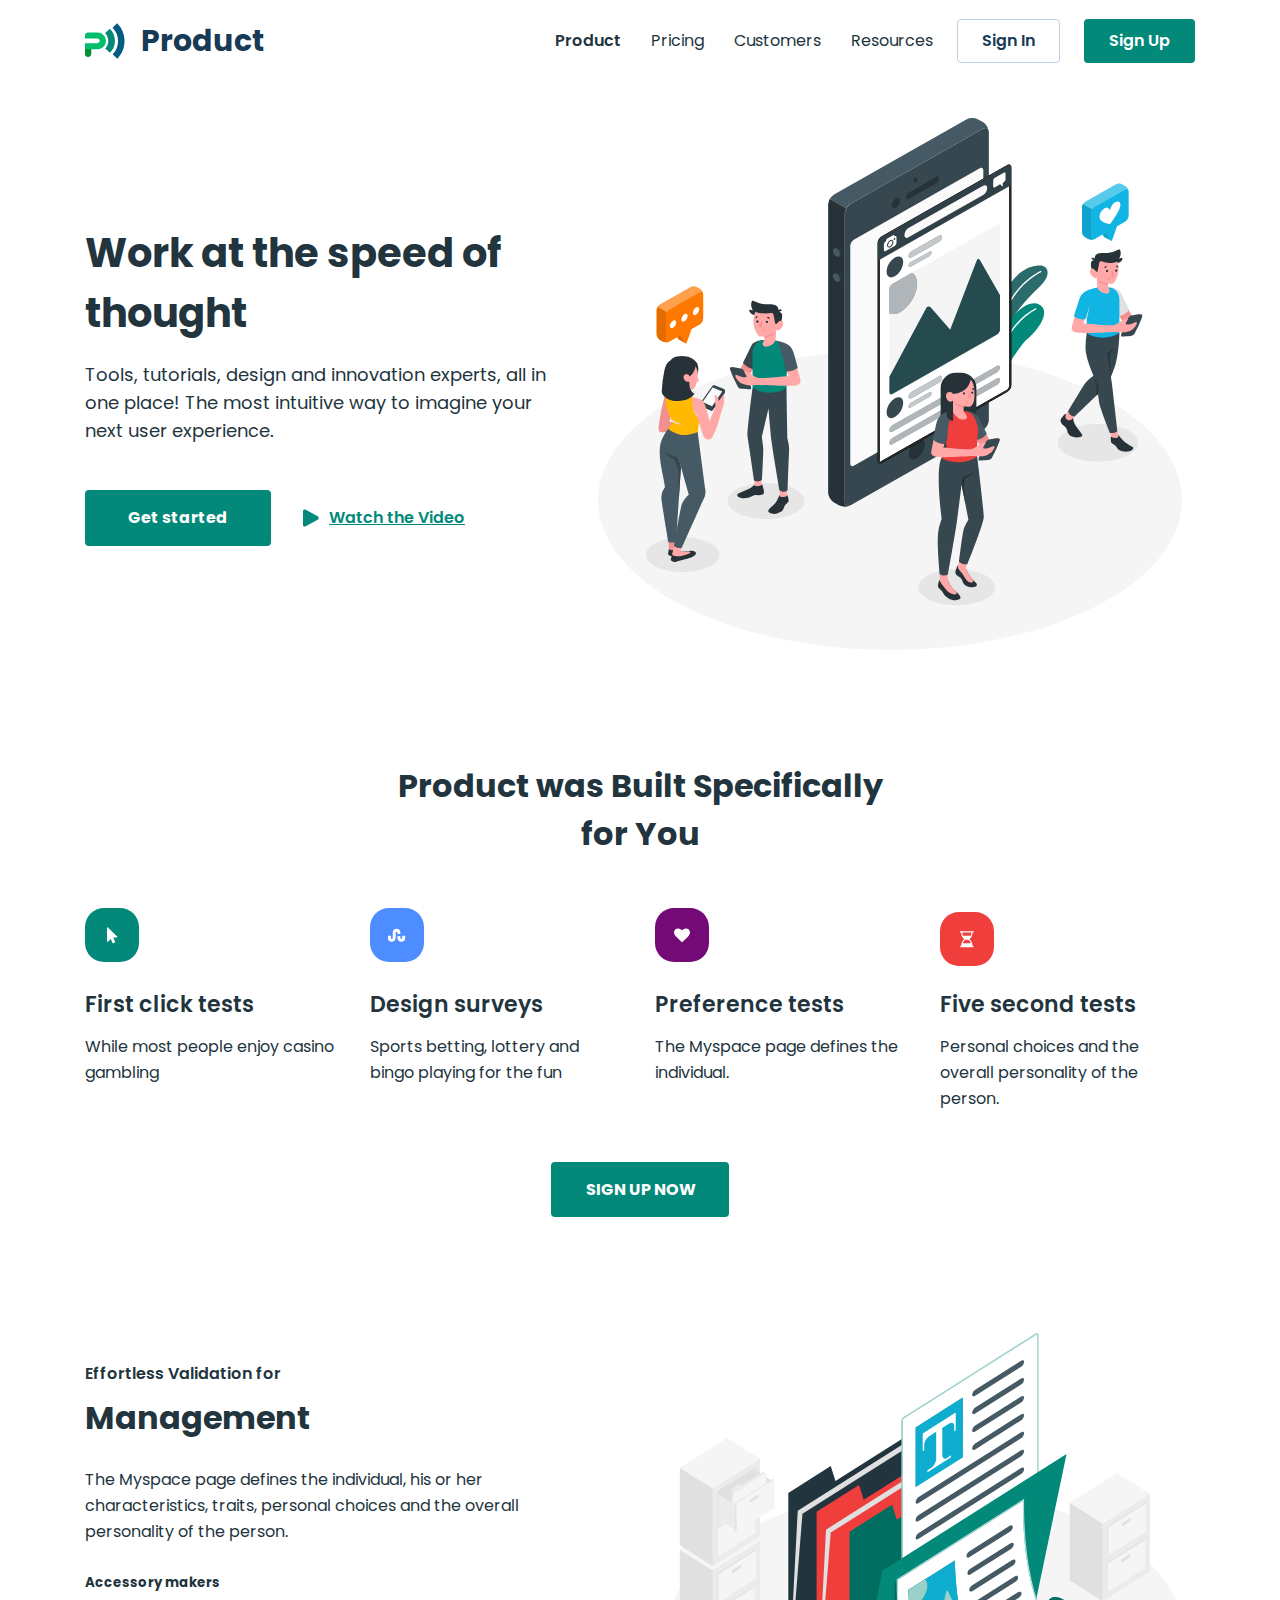
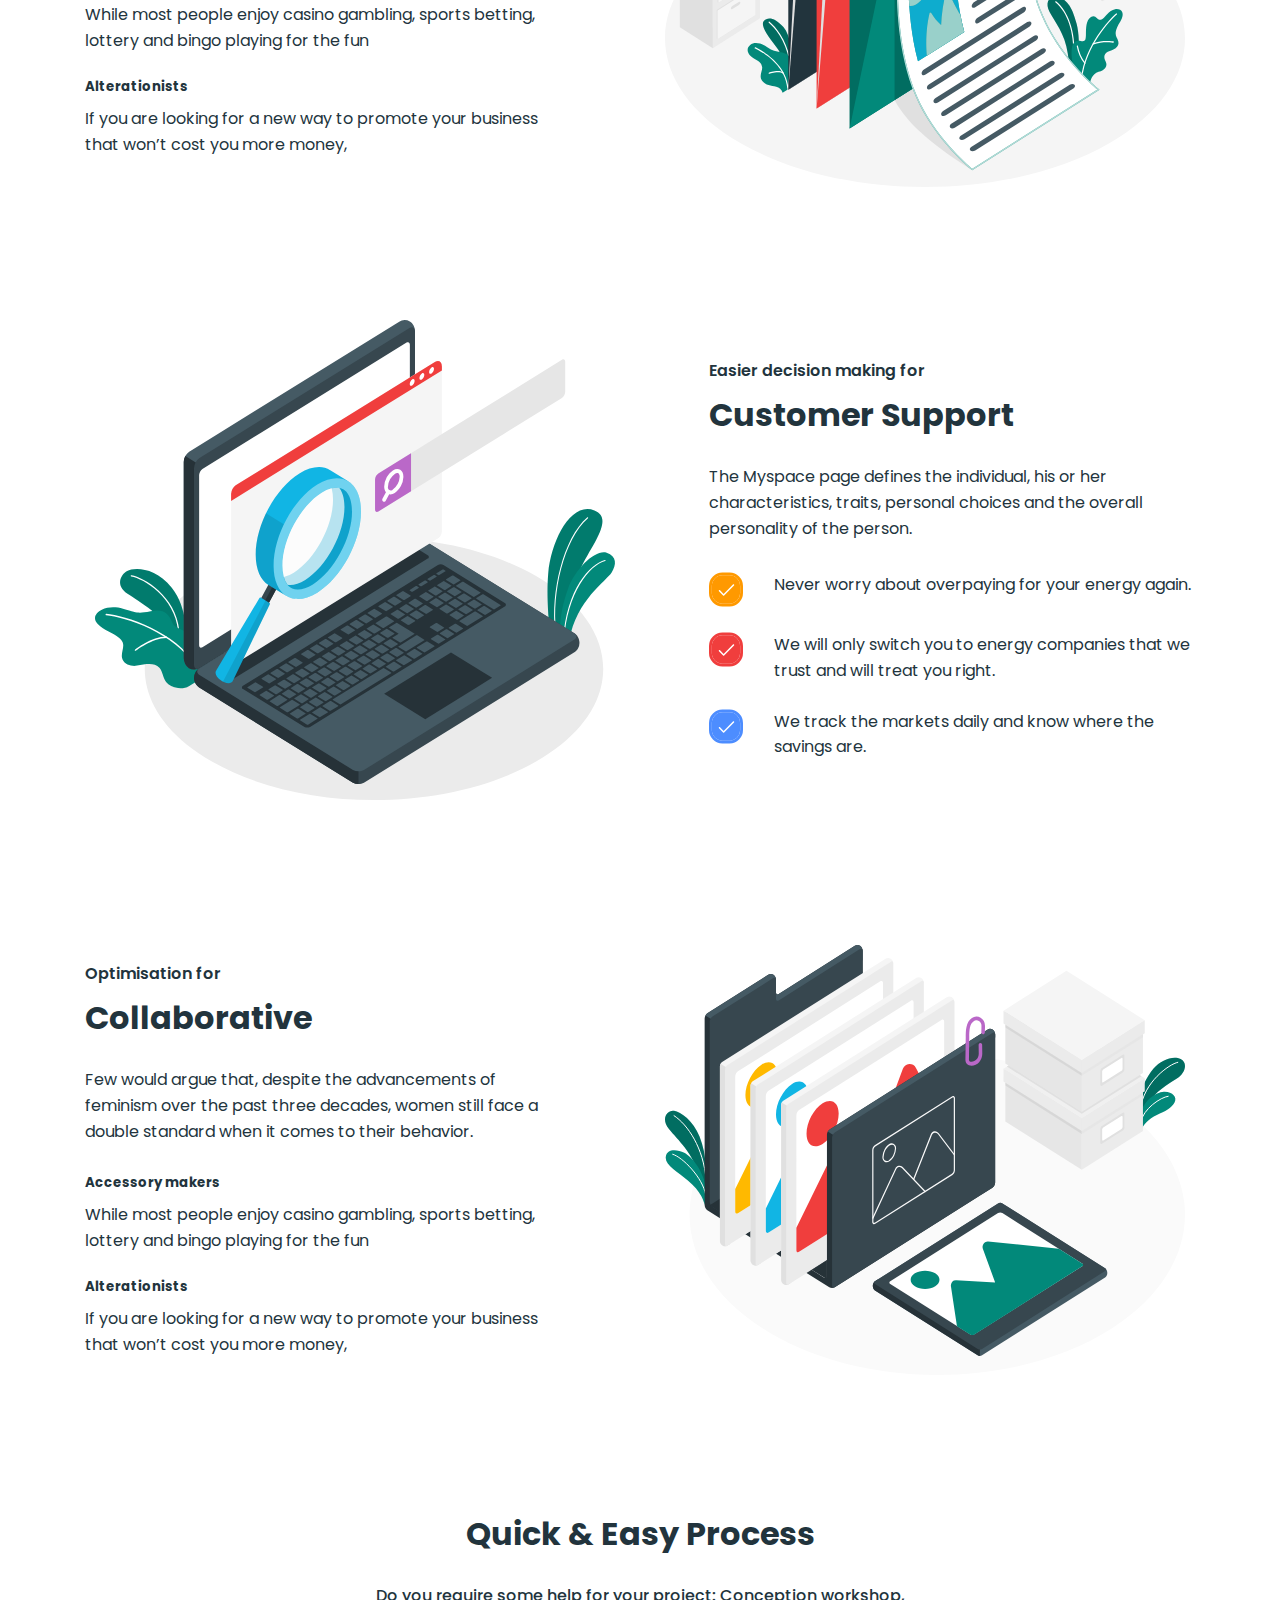
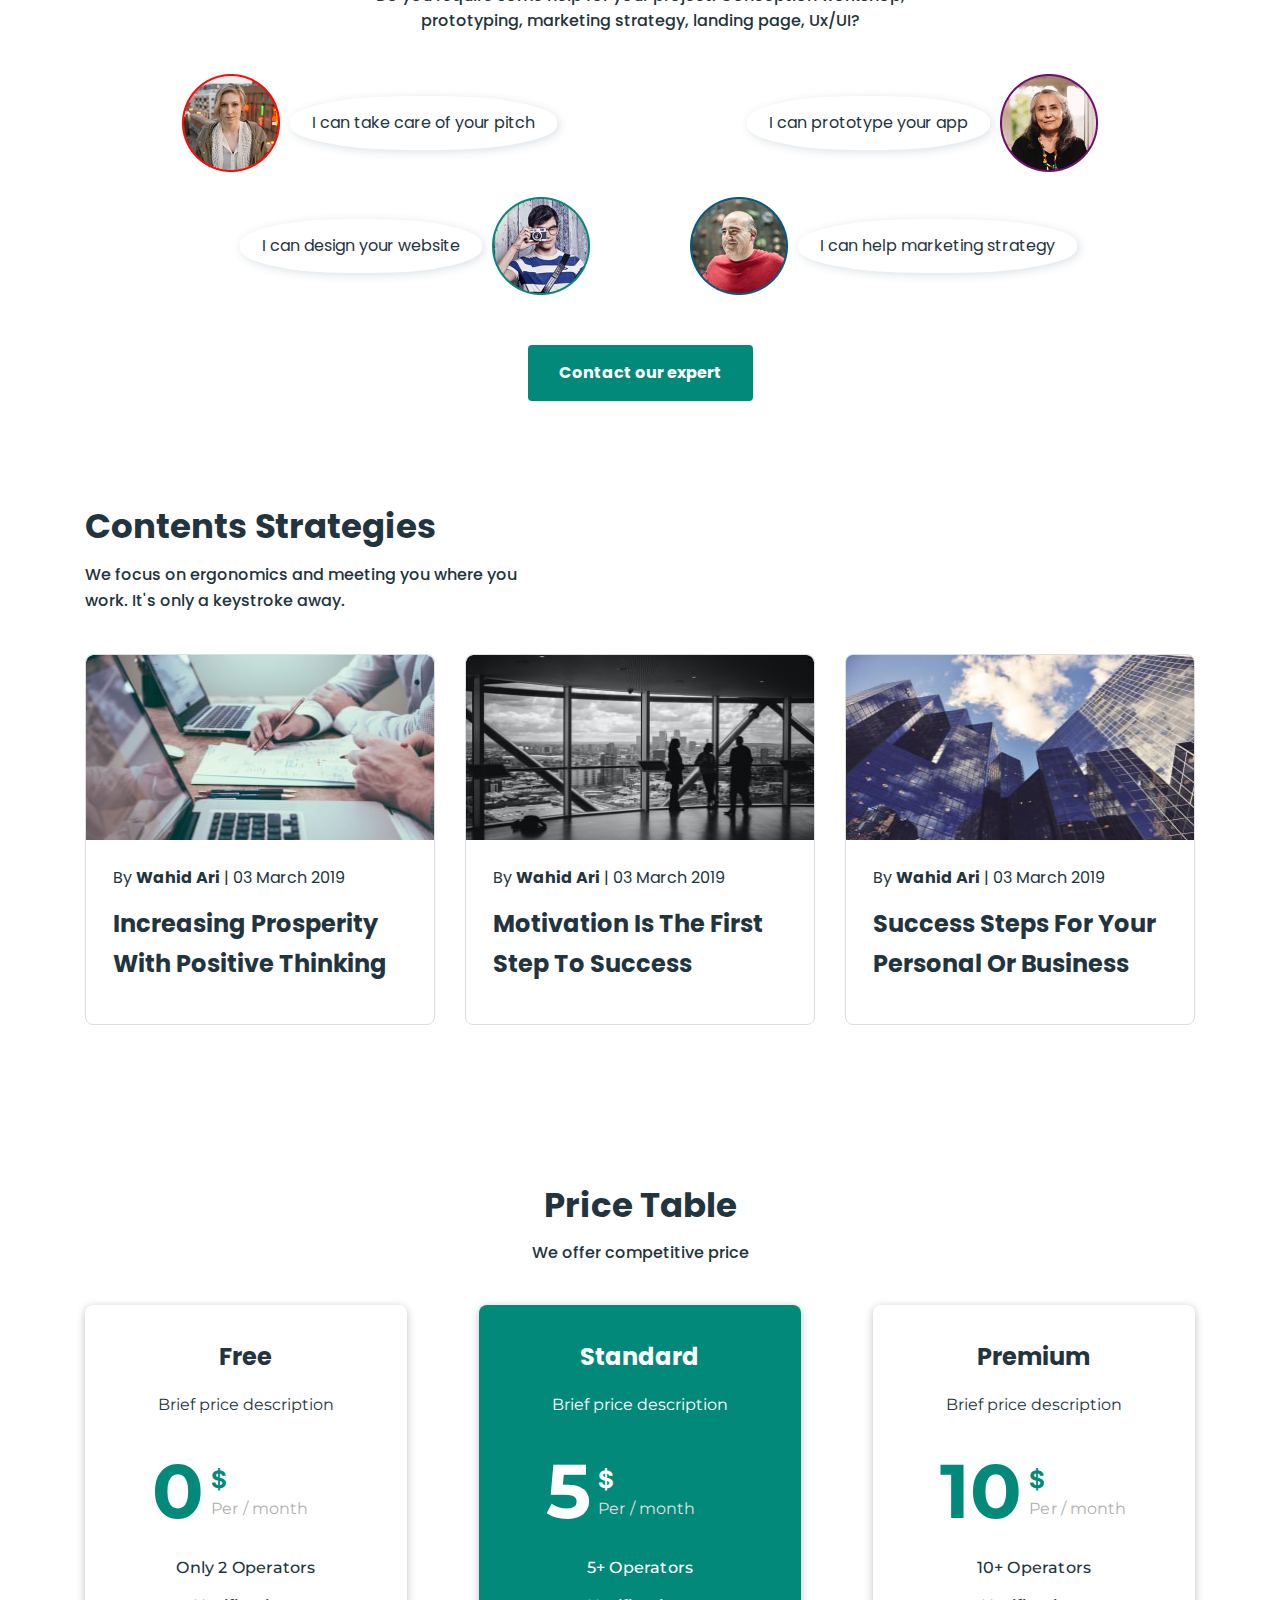
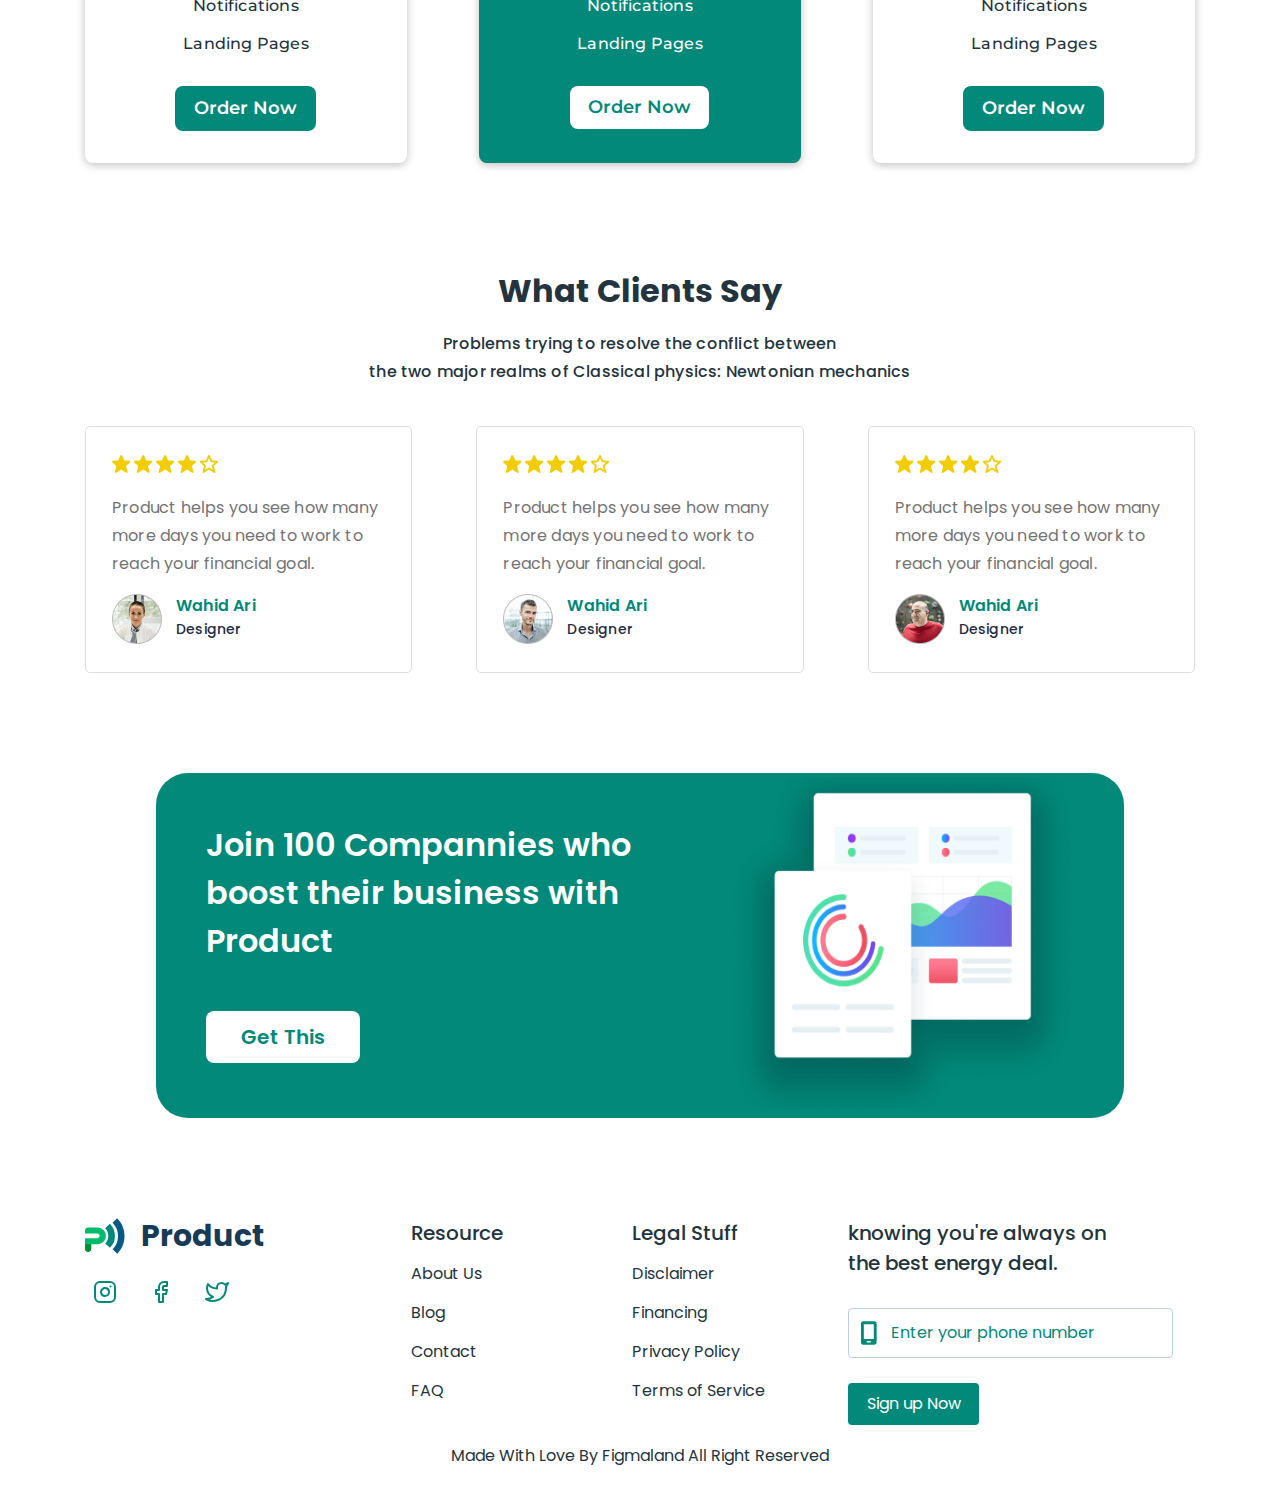
<file: index.html>
<!DOCTYPE html>
<html lang="en">
  <head>
    <meta charset="UTF-8" />
    <meta http-equiv="X-UA-Compatible" content="IE=edge" />
    <meta name="viewport" content="width=device-width, initial-scale=1.0" />
    <title>Business Promotion</title>
    <link rel="preconnect" href="https://fonts.googleapis.com" />
    <link rel="preconnect" href="https://fonts.gstatic.com" crossorigin />
    <link
      href="https://fonts.googleapis.com/css2?family=Inter:wght@700&family=Montserrat:wght@400;500;700&family=Poppins:wght@400;500;600;700&family=Raleway:wght@800&display=swap"
      rel="stylesheet"
    />
    <link
      rel="stylesheet"
      href="https://cdn.jsdelivr.net/npm/modern-normalize@1.1.0/modern-normalize.min.css"
    />
    <link rel="stylesheet" href="./css/styles.css" />
  </head>
  <body>
    <!-- Header -->
    <header class="header">
      <div class="header-container container">
        <a href="./index.html" class="logo-link link">
          <svg class="logo-img" width="40" height="36">
            <use href="./images/sprite.svg#icon-logo"></use>
          </svg>
          <p class="logo">Product</p>
        </a>
        <div class="header-without-logo">
          <nav class="navigations">
            <ul class="navigations-list list">
              <li class="navigations-item">
                <a href="./index.html" class="navigations-link active-page link"
                  >Product</a
                >
              </li>
              <li class="navigations-item">
                <a href="./pricing.html" class="navigations-link link"
                  >Pricing</a
                >
              </li>
              <li class="navigations-item">
                <a href="./customers.html" class="navigations-link link"
                  >Customers</a
                >
              </li>
              <li class="navigations-item">
                <a href="./resources.html" class="navigations-link link"
                  >Resources</a
                >
              </li>
            </ul>
          </nav>
          <ul class="button-list list">
            <li>
              <button type="button" class="light-button sign-in-button button">
                Sign In
              </button>
            </li>
            <li>
              <button type="button" class="dark-button sign-up-button button">
                Sign Up
              </button>
            </li>
          </ul>
        </div>
      </div>
    </header>

    <main>
      <!-- Hero -->

      <section class="hero">
        <div class="container">
          <div class="hero-text-wrapper">
            <div>
              <h1 class="hero-title">Work at the speed of thought</h1>
              <p class="hero-text">
                Tools, tutorials, design and innovation experts, all in one
                place! The most intuitive way to imagine your next user
                experience.
              </p>
              <div class="buttons">
                <button type="button" class="dark-button hero-button button">
                  Get started
                </button>
                <a href="" class="video-link">Watch the Video</a>
              </div>
            </div>
          </div>
        </div>
      </section>

      <!-- Section 1 -->

      <section class="features">
        <div class="container">
          <h2 class="features-title title">
            Product was Built Specifically for You
          </h2>
          <ul class="features-list list">
            <li class="features-item">
              <h3 class="features-subtitle">First click tests</h3>
              <p class="description">While most people enjoy casino gambling</p>
            </li>
            <li class="features-item">
              <h3 class="features-subtitle">Design surveys</h3>
              <p class="description">
                Sports betting, lottery and bingo playing for the fun
              </p>
            </li>
            <li class="features-item">
              <h3 class="features-subtitle">Preference tests</h3>
              <p class="description">
                The Myspace page defines the individual.
              </p>
            </li>
            <li class="features-item">
              <h3 class="features-subtitle">Five second tests</h3>
              <p class="description">
                Personal choices and the overall personality of the person.
              </p>
            </li>
          </ul>
          <button type="button" class="dark-button features-button button">
            Sign up now
          </button>
        </div>
      </section>

      <!-- Section 2 -->

      <section class="product-description">
        <div class="container">
          <ul class="product-description-list list">
            <!-- Management -->
            <li class="product-description-item">
              <div class="product-description-wrapper">
                <h4 class="product-description-suptitle">
                  Effortless Validation for
                </h4>
                <h2 class="product-description-title title">Management</h2>
                <p class="product-description-text description">
                  The Myspace page defines the individual, his or her
                  characteristics, traits, personal choices and the overall
                  personality of the person.
                </p>
                <ul class="list">
                  <li class="subtitle-text-description">
                    <h5 class="product-description-subtitle">
                      Accessory makers
                    </h5>
                    <p class="description">
                      While most people enjoy casino gambling, sports betting,
                      lottery and bingo playing for the fun
                    </p>
                  </li>
                  <li>
                    <h5 class="product-description-subtitle">Alterationists</h5>
                    <p class="description">
                      If you are looking for a new way to promote your business
                      that won’t cost you more money,
                    </p>
                  </li>
                </ul>
              </div>
            </li>

            <!-- Customer Support -->
            <li class="product-description-item">
              <div class="product-description-wrapper">
                <h4 class="product-description-suptitle">
                  Easier decision making for
                </h4>
                <h2 class="product-description-title title">
                  Customer Support
                </h2>
                <p class="product-description-text description">
                  The Myspace page defines the individual, his or her
                  characteristics, traits, personal choices and the overall
                  personality of the person.
                </p>
                <ul class="list">
                  <li class="customer-support-item">
                    <svg class="icon-item" width="35" height="35">
                      <use href="./images/sprite.svg#icon-orange"></use>
                    </svg>
                    <p class="description">
                      Never worry about overpaying for your energy again.
                    </p>
                  </li>
                  <li class="customer-support-item">
                    <svg class="icon-item" width="35" height="35">
                      <use href="./images/sprite.svg#icon-red"></use>
                    </svg>
                    <p class="description">
                      We will only switch you to energy companies that we trust
                      and will treat you right.
                    </p>
                  </li>
                  <li class="customer-support-item">
                    <svg class="icon-item" width="35" height="35">
                      <use href="./images/sprite.svg#icon-blue"></use>
                    </svg>
                    <p class="description">
                      We track the markets daily and know where the savings are.
                    </p>
                  </li>
                </ul>
              </div>
            </li>
            <!-- Collaborative -->
            <li class="product-description-item">
              <div class="product-description-wrapper">
                <h4 class="product-description-suptitle">Optimisation for</h4>
                <h2 class="product-description-title title">Collaborative</h2>
                <p class="product-description-text description">
                  Few would argue that, despite the advancements of feminism
                  over the past three decades, women still face a double
                  standard when it comes to their behavior.
                </p>
                <ul class="list">
                  <li class="subtitle-text-description">
                    <h5 class="product-description-subtitle">
                      Accessory makers
                    </h5>
                    <p class="description">
                      While most people enjoy casino gambling, sports betting,
                      lottery and bingo playing for the fun
                    </p>
                  </li>
                  <li>
                    <h5 class="product-description-subtitle">Alterationists</h5>
                    <p class="description">
                      If you are looking for a new way to promote your business
                      that won’t cost you more money,
                    </p>
                  </li>
                </ul>
              </div>
            </li>
          </ul>
        </div>
      </section>

      <!-- Section 3 -->
      <section class="staff-section">
        <div class="container">
          <h2 class="staff-section-title title">Quick & Easy Process</h2>
          <p class="staff-section-text">
            Do you require some help for your project: Conception workshop,
            prototyping, marketing strategy, landing page, Ux/UI?
          </p>
          <ul class="employee-list list">
            <li class="employee-one">
              <img
                src="./images/avatar-1.png"
                alt="employee"
                width="98"
                height="98"
                class="employee-one-img"
              />
              <p class="employee-text">I can take care of your pitch</p>
            </li>
            <li class="employee-one">
              <img
                src="./images/avatar-3.png"
                alt="employee"
                width="98"
                height="98"
                class="employee-one-img"
              />
              <p class="employee-text">I can prototype your app</p>
            </li>
            <li class="employee-one">
              <img
                src="./images/avatar-2-min.png"
                alt="employee"
                width="98"
                height="98"
                class="employee-one-img"
              />
              <p class="employee-text">I can design your website</p>
            </li>
            <li class="employee-one">
              <img
                src="./images/avatar-4.png"
                alt="employee"
                width="98"
                height="98"
                class="employee-one-img"
              />
              <p class="employee-text">I can help marketing strategy</p>
            </li>
          </ul>
          <button type="button" class="employee-button button dark-button">
            Contact our expert
          </button>
        </div>
      </section>

      <!-- Section news -->
      <section class="news-section">
        <div class="container">
          <h2 class="news-section-title">Contents Strategies</h2>
          <p class="news-section-description">
            We focus on ergonomics and meeting you where you work. It's only a
            keystroke away.
          </p>
          <ul class="news-list list">
            <li class="news-list-item">
              <a href="" class="news-card-link link">
                <img
                  src="./images/news-1.jpg"
                  alt="working people"
                  width="350"
                  height="185"
                />
                <div class="news-text-wrapper">
                  <p class="news-text">By <b>Wahid Ari</b> | 03 March 2019</p>
                  <h3 class="news-subtitle">
                    Increasing Prosperity With Positive Thinking
                  </h3>
                </div>
              </a>
            </li>
            <li class="news-list-item">
              <a href="" class="news-card-link link">
                <img
                  src="./images/news-2.jpg"
                  alt="working people"
                  width="350"
                  height="185"
                />
                <div class="news-text-wrapper">
                  <p class="news-text">By <b>Wahid Ari</b> | 03 March 2019</p>
                  <h3 class="news-subtitle">
                    Motivation Is The First Step To Success
                  </h3>
                </div>
              </a>
            </li>
            <li class="news-list-item">
              <a href="" class="news-card-link link">
                <img
                  src="./images/news-3.jpg"
                  alt="working people"
                  width="350"
                  height="185"
                />
                <div class="news-text-wrapper">
                  <p class="news-text">By <b>Wahid Ari</b> | 03 March 2019</p>
                  <h3 class="news-subtitle">
                    Success Steps For Your Personal Or Business
                  </h3>
                </div>
              </a>
            </li>
          </ul>
        </div>
      </section>

      <!-- Section Prices -->
      <section class="section-prices">
        <div class="container">
          <h2 class="section-prices-title">Price Table</h2>
          <p class="section-prices-text">We offer competitive price</p>
          <ul class="section-prices-list list">
            <li class="section-prices-item">
              <h3 class="title-prices-card">Free</h3>
              <p class="text-prices-card">Brief price description</p>
              <div class="cost-wrapper">
                <p class="cost-text">0</p>
                <div class="cost-text-wrapper">
                  <p class="dollar">$</p>
                  <p class="cost-description">Per / month</p>
                </div>
              </div>
              <ul class="list">
                <li class="description-prices-card">Only 2 Operators</li>
                <li class="description-prices-card">Notifications</li>
                <li class="description-prices-card last-prices-text">
                  Landing Pages
                </li>
              </ul>
              <button type="button" class="prices-button dark-button">
                Order Now
              </button>
            </li>
            <li class="section-prices-item">
              <h3 class="title-prices-card">Standard</h3>
              <p class="text-prices-card">Brief price description</p>
              <div class="cost-wrapper">
                <p class="cost-text cost-text-light">5</p>
                <div class="cost-text-wrapper">
                  <p class="dollar dollar-light">$</p>
                  <p class="cost-description light-color-cost-description">
                    Per / month
                  </p>
                </div>
              </div>
              <ul class="list">
                <li class="description-prices-card">5+ Operators</li>
                <li class="description-prices-card">Notifications</li>
                <li class="description-prices-card last-prices-text">
                  Landing Pages
                </li>
              </ul>
              <button type="button" class="prices-button light-price-button">
                Order Now
              </button>
            </li>
            <li class="section-prices-item">
              <h3 class="title-prices-card">Premium</h3>
              <p class="text-prices-card">Brief price description</p>
              <div class="cost-wrapper">
                <p class="cost-text">10</p>
                <div class="cost-text-wrapper">
                  <p class="dollar">$</p>
                  <p class="cost-description">Per / month</p>
                </div>
              </div>
              <ul class="list">
                <li class="description-prices-card">10+ Operators</li>
                <li class="description-prices-card">Notifications</li>
                <li class="description-prices-card last-prices-text">
                  Landing Pages
                </li>
              </ul>
              <button type="button" class="prices-button dark-button">
                Order Now
              </button>
            </li>
          </ul>
        </div>
      </section>

      <!-- Section Feedback -->
      <section class="feedback">
        <div class="container">
          <h2 class="feedback-title">What Clients Say</h2>
          <p class="feedback-text">
            Problems trying to resolve the conflict between<br />the two major
            realms of Classical physics: Newtonian mechanics
          </p>
          <ul class="client-feedback-card list">
            <li class="feedback-card">
              <svg class="icon-stars" width="106" height="18">
                <use href="./images/sprite.svg#icon-stars"></use>
              </svg>
              <p class="feedback-description">
                Product helps you see how many more days you need to work to
                reach your financial goal.
              </p>

              <div class="feedback-card-wrapper">
                <img
                  src="./images/feedback-1-min.png"
                  alt="people"
                  width="50"
                  height="50"
                  class="client-img"
                />
                <div class="features-text-wrapper">
                  <h5 class="name-text">Wahid Ari</h5>
                  <p class="position-text">Designer</p>
                </div>
              </div>
            </li>
            <li class="feedback-card">
              <svg class="icon-stars" width="106" height="18">
                <use href="./images/sprite.svg#icon-stars"></use>
              </svg>
              <p class="feedback-description">
                Product helps you see how many more days you need to work to
                reach your financial goal.
              </p>
              <div class="feedback-card-wrapper">
                <img
                  src="./images/feedback-2-min.png"
                  alt="people"
                  width="50"
                  height="50"
                  class="client-img"
                />
                <div class="features-text-wrapper">
                  <h5 class="name-text">Wahid Ari</h5>
                  <p class="position-text">Designer</p>
                </div>
              </div>
            </li>
            <li class="feedback-card">
              <svg class="icon-stars" width="106" height="18">
                <use href="./images/sprite.svg#icon-stars"></use>
              </svg>
              <p class="feedback-description">
                Product helps you see how many more days you need to work to
                reach your financial goal.
              </p>
              <div class="feedback-card-wrapper">
                <img
                  src="./images/feedback-3-min.png"
                  alt="people"
                  width="50"
                  height="50"
                  class="client-img"
                />
                <div class="features-text-wrapper">
                  <h5 class="name-text">Wahid Ari</h5>
                  <p class="position-text">Designer</p>
                </div>
              </div>
            </li>
          </ul>
        </div>
      </section>

      <!-- Section Promo -->
      <section class="promo-section">
        <div class="container">
          <div class="sections-contaiver">
            <div class="promo-text-wrapper">
              <h2 class="promo-title">
                Join 100 Compannies who boost their business with Product
              </h2>
              <button type="button" class="promo-button">Get This</button>
            </div>
            <img
              src="./images/screen-min.png"
              alt="screen"
              width="351"
              height="331"
            />
          </div>
        </div>
      </section>
    </main>

    <!-- Footer -->
    <footer class="footer">
      <div class="container">
        <div class="footer-container">
          <div class="logo-socials-links">
            <a href="" class="logo-link link logo-footer">
              <svg class="logo-img" width="40" height="36">
                <use href="./images/sprite.svg#icon-logo"></use>
              </svg>
              <p class="logo logo-footer-text">Product</p>
            </a>
            <ul class="social-links-list list">
              <li>
                <a
                  href=""
                  class="social-link link"
                  target="_blank"
                  noopener
                  noreferrer
                >
                  <svg class="social-icon" width="24" height="24">
                    <use href="./images/sprite.svg#icon-instagram"></use>
                  </svg>
                </a>
              </li>
              <li>
                <a
                  href=""
                  class="social-link link"
                  target="_blank"
                  noopener
                  noreferrer
                >
                  <svg class="social-icon" width="24" height="24">
                    <use href="./images/sprite.svg#icon-facebook"></use>
                  </svg>
                </a>
              </li>
              <li>
                <a
                  href=""
                  class="social-link link"
                  target="_blank"
                  noopener
                  noreferrer
                >
                  <svg class="social-icon" width="24" height="24">
                    <use href="./images/sprite.svg#icon-twitter"></use>
                  </svg>
                </a>
              </li>
            </ul>
          </div>
          <div class="resource-list-wrapper">
            <h4 class="footer-list-title">Resource</h4>
            <ul class="recource-list list">
              <li class="footer-list-item">
                <a href="" class="footer-link-item link">About Us</a>
              </li>
              <li class="footer-list-item">
                <a href="" class="footer-link-item link">Blog</a>
              </li>
              <li class="footer-list-item">
                <a href="" class="footer-link-item link">Contact</a>
              </li>
              <li class="footer-list-item">
                <a href="" class="footer-link-item link">FAQ</a>
              </li>
            </ul>
          </div>
          <div class="stuff-list-wrapper">
            <h4 class="footer-list-title">Legal Stuff</h4>
            <ul class="recource-list list">
              <li class="footer-list-item">
                <a href="" class="footer-link-item link">Disclaimer</a>
              </li>
              <li class="footer-list-item">
                <a href="" class="footer-link-item link">Financing</a>
              </li>
              <li class="footer-list-item">
                <a href="" class="footer-link-item link">Privacy Policy</a>
              </li>
              <li class="footer-list-item">
                <a href="" class="footer-link-item link">Terms of Service</a>
              </li>
            </ul>
          </div>
          <form class="footer-form">
            <p class="footer-title-form">
              knowing you're always on the best energy deal.
            </p>
            <label class="label-form">
              <input
                type="tel"
                name="user-phone-number"
                required
                placeholder="Enter your phone number"
                class="phone-number-form"
              />
              <svg class="phone-form-icon" width="18" height="28">
                <use href="./images/sprite.svg#icon-mobile"></use>
              </svg>
            </label>
            <button type="submit" class="button dark-button form-button">
              Sign up Now
            </button>
          </form>
        </div>
        <p class="footer-bottom-text">
          Made With Love By Figmaland All Right Reserved
        </p>
      </div>
    </footer>
  </body>
</html>
</file>
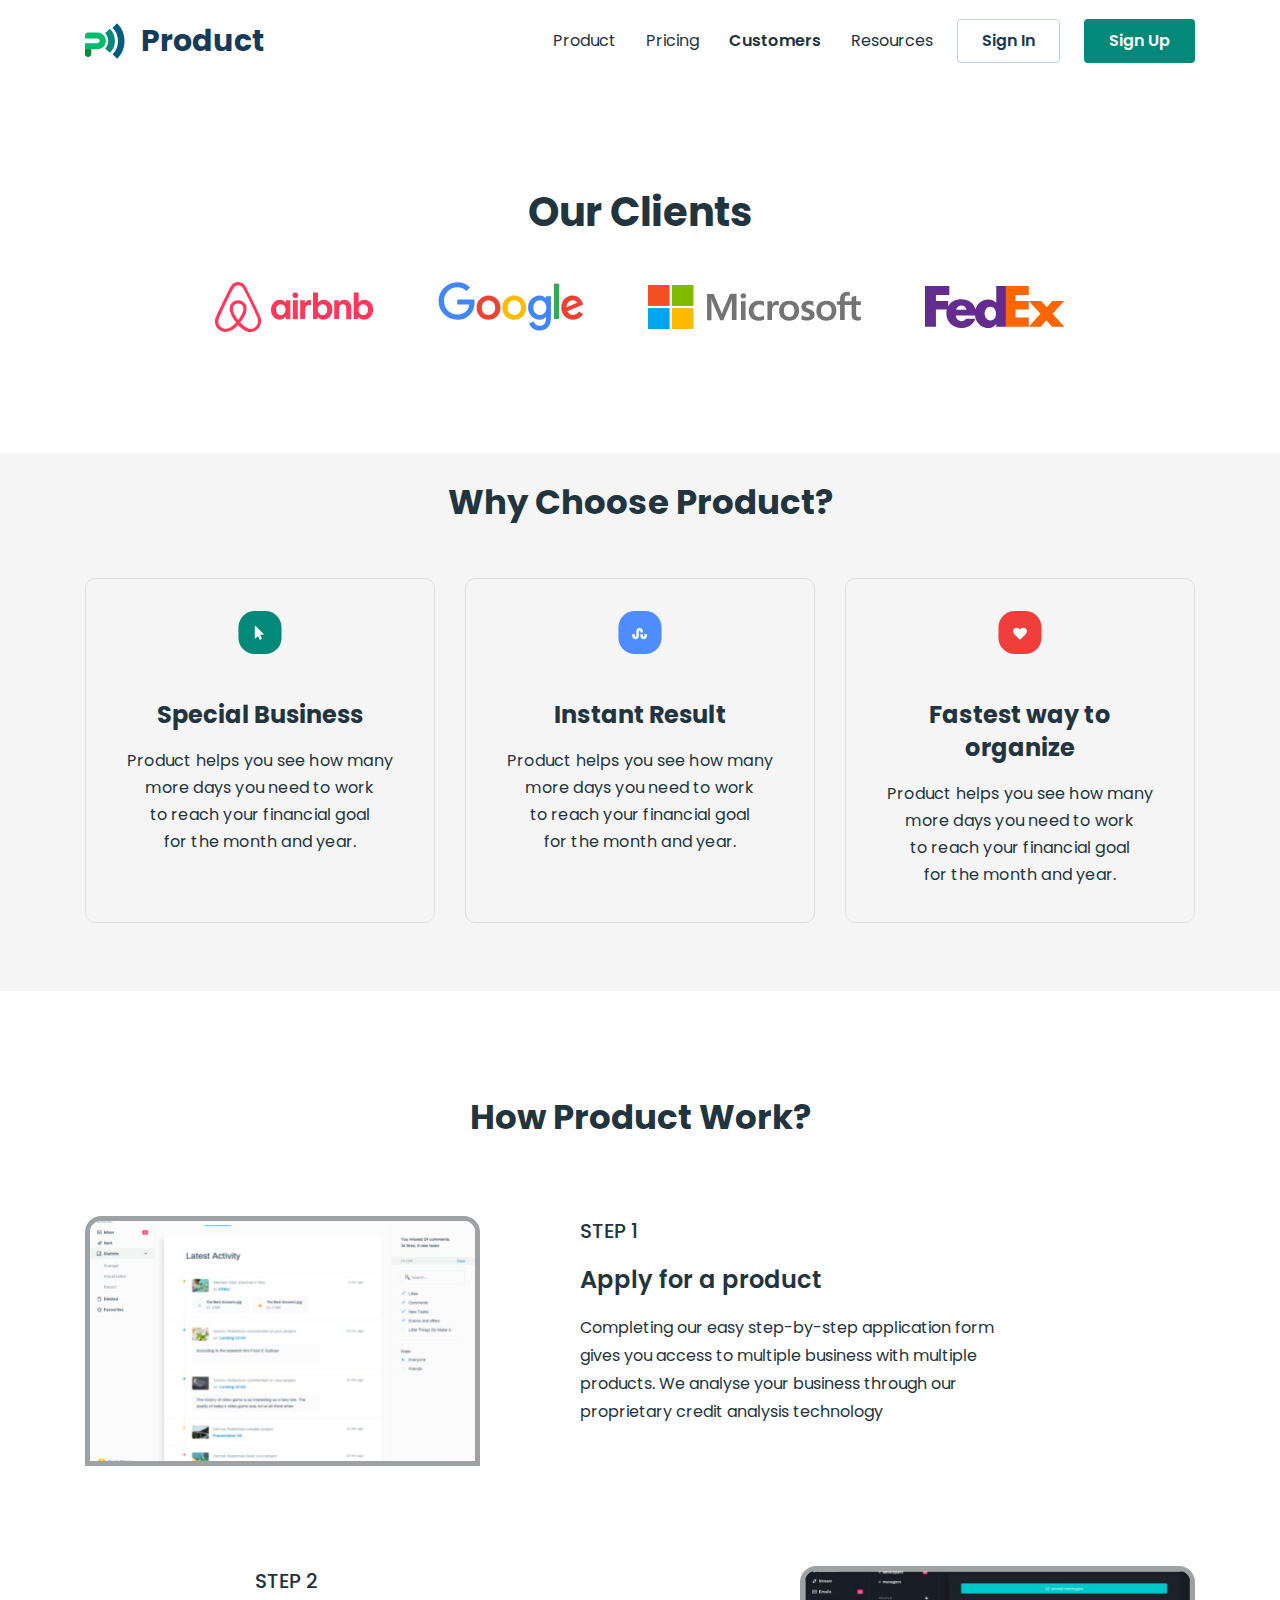
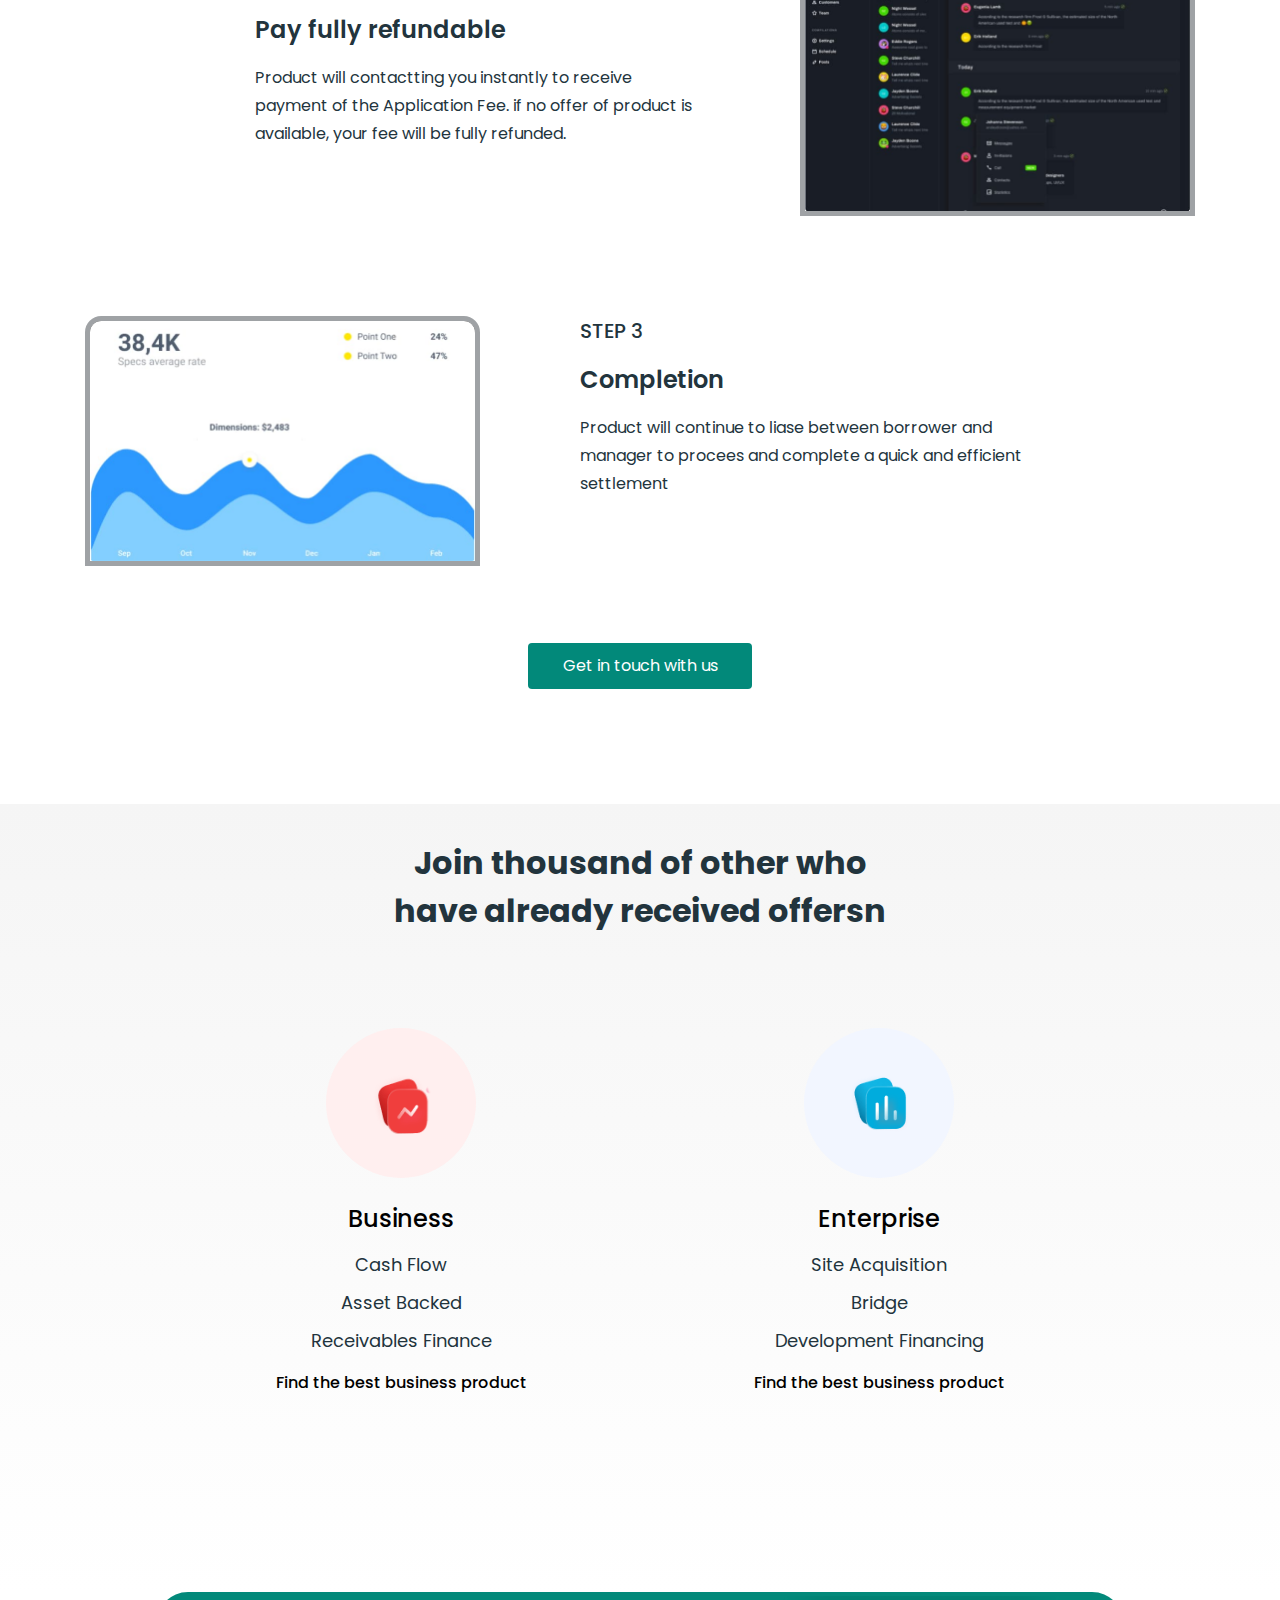
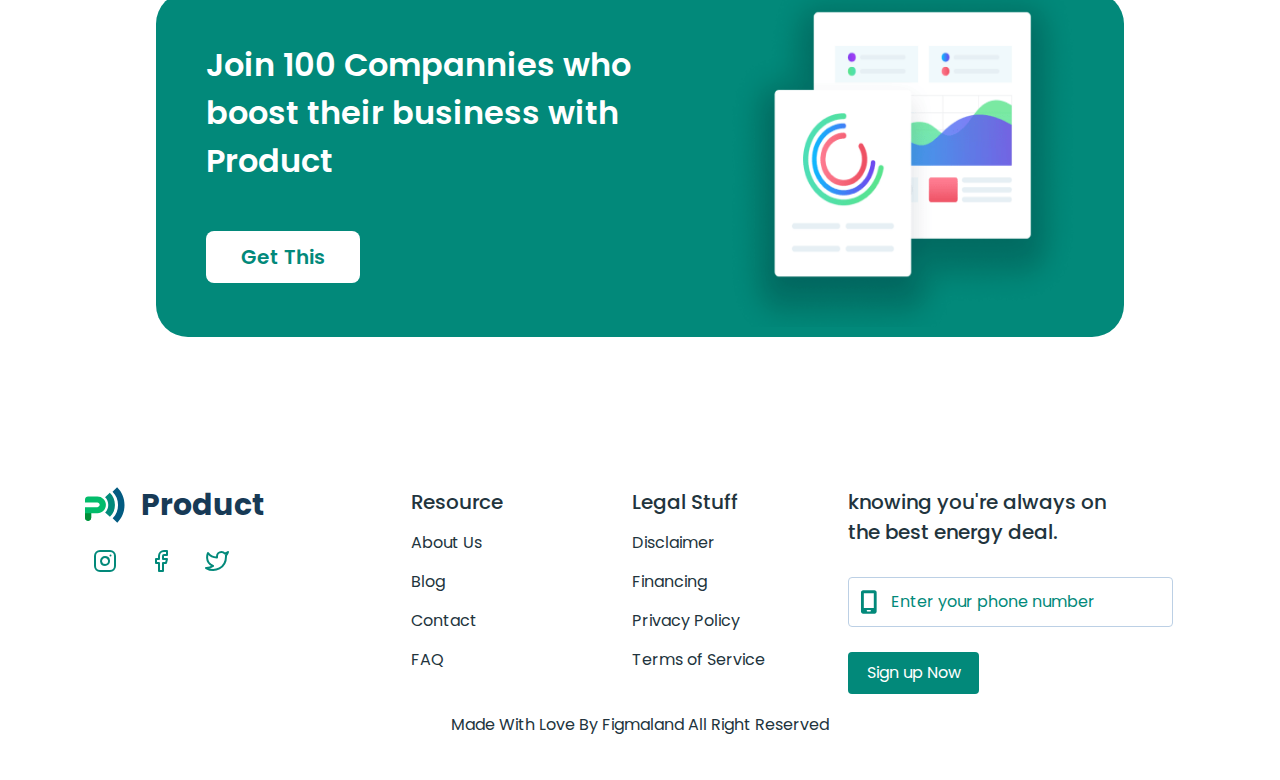
<file: customers.html>
<!DOCTYPE html>
<html lang="en">
  <head>
    <meta charset="UTF-8" />
    <meta http-equiv="X-UA-Compatible" content="IE=edge" />
    <meta name="viewport" content="width=device-width, initial-scale=1.0" />
    <title>Business Promotion</title>
    <link rel="preconnect" href="https://fonts.googleapis.com" />
    <link rel="preconnect" href="https://fonts.gstatic.com" crossorigin />
    <link
      href="https://fonts.googleapis.com/css2?family=Inter:wght@700&family=Montserrat:wght@400;500;700&family=Poppins:wght@400;500;600;700&family=Raleway:wght@800&display=swap"
      rel="stylesheet"
    />
    <link
      rel="stylesheet"
      href="https://cdn.jsdelivr.net/npm/modern-normalize@1.1.0/modern-normalize.min.css"
    />
    <link rel="stylesheet" href="./css/styles.css" />
  </head>
  <body>
    <!-- Header -->
    <header class="header">
      <div class="header-container container">
        <a href="" class="logo-link link">
          <svg class="logo-img" width="40" height="36">
            <use href="./images/sprite.svg#icon-logo"></use>
          </svg>
          <p class="logo">Product</p>
        </a>
        <div class="header-without-logo">
          <nav class="navigations">
            <ul class="navigations-list list">
              <li class="navigations-item">
                <a href="./index.html" class="navigations-link link">Product</a>
              </li>
              <li class="navigations-item">
                <a href="./pricing.html" class="navigations-link link"
                  >Pricing</a
                >
              </li>
              <li class="navigations-item">
                <a
                  href="./customers.html"
                  class="navigations-link active-page link"
                  >Customers</a
                >
              </li>
              <li class="navigations-item">
                <a href="./resources.html" class="navigations-link link"
                  >Resources</a
                >
              </li>
            </ul>
          </nav>
          <ul class="button-list list">
            <li>
              <button type="button" class="light-button sign-in-button button">
                Sign In
              </button>
            </li>
            <li>
              <button type="button" class="dark-button sign-up-button button">
                Sign Up
              </button>
            </li>
          </ul>
        </div>
      </div>
    </header>

    <main>
      <!-- Clients Section -->
      <section class="clients-section">
        <div class="container">
          <h1 class="our-clients-title">Our Clients</h1>
          <ul class="company-clients-list list">
            <li>
              <a href="" class="clients-company-link link">
                <svg class="clients-company-icon" width="159" height="50">
                  <use href="./images/sprite.svg#icon-airbnb"></use>
                </svg>
              </a>
            </li>
            <li>
              <a href="" class="clients-company-link link">
                <svg class="clients-company-icon" width="146" height="50">
                  <use href="./images/sprite.svg#icon-google"></use>
                </svg>
              </a>
            </li>
            <li>
              <a href="" class="clients-company-link link">
                <svg class="clients-company-icon" width="213" height="44">
                  <use href="./images/sprite.svg#icon-microsoft"></use>
                </svg>
              </a>
            </li>
            <li>
              <a href="" class="clients-company-link link">
                <svg class="clients-company-icon" width="140" height="42">
                  <use href="./images/sprite.svg#icon-fedex"></use>
                </svg>
              </a>
            </li>
          </ul>
        </div>
      </section>

      <!-- Choose Product Section -->

      <section class="choose-product-section">
        <div class="container">
          <h2 class="main-client-section-title">Why Choose Product?</h2>
          <ul class="choose-product-list list">
            <li class="choose-product-item">
              <svg class="choose-product-icon" width="50" height="50">
                <use href="./images/sprite.svg#icon-cursor"></use>
              </svg>
              <h3 class="choose-product-item-title">Special Business</h3>
              <p class="choose-product-description">
                Product helps you see how many more days you need to work<br />
                to reach your financial goal<br />
                for the month and year.
              </p>
            </li>
            <li class="choose-product-item">
              <svg class="choose-product-icon" width="50" height="50">
                <use href="./images/sprite.svg#icon-wave"></use>
              </svg>
              <h3 class="choose-product-item-title">Instant Result</h3>
              <p class="choose-product-description">
                Product helps you see how many more days you need to work<br />
                to reach your financial goal<br />
                for the month and year.
              </p>
            </li>
            <li class="choose-product-item">
              <svg class="choose-product-icon" width="50" height="50">
                <use href="./images/sprite.svg#icon-heart"></use>
              </svg>
              <h3 class="choose-product-item-title">Fastest way to organize</h3>
              <p class="choose-product-description">
                Product helps you see how many more days you need to work<br />
                to reach your financial goal<br />
                for the month and year.
              </p>
            </li>
          </ul>
        </div>
      </section>

      <!-- Section Product Work -->

      <section class="product-work-section">
        <div class="container">
          <h2 class="product-work-title main-client-section-title">
            How Product Work?
          </h2>
          <ul class="section-product-work-list list">
            <li class="how-work-section-item">
              <div class="product-work-image">
                <img
                  src="./images/screen-1.jpg"
                  alt="computer"
                  width="385"
                  height="240"
                  class="product-work-img"
                />
              </div>
              <div class="product-section-text-wrapper">
                <p class="section-step-text">STEP 1</p>
                <h2 class="section-how-work-subtitle">Apply for a product</h2>
                <p class="section-how-work-description">
                  Completing our easy step-by-step application form gives you
                  access to multiple business with multiple products. We analyse
                  your business through our proprietary credit analysis
                  technology
                </p>
              </div>
            </li>
            <li class="how-work-section-item">
              <div class="product-work-image">
                <img
                  src="./images/screen-2.jpg"
                  alt="computer"
                  width="385"
                  height="240"
                  class="product-work-img"
                />
              </div>
              <div class="product-section-text-wrapper">
                <p class="section-step-text">STEP 2</p>
                <h2 class="section-how-work-subtitle">Pay fully refundable</h2>
                <p class="section-how-work-description">
                  Product will contactting you instantly to receive payment of
                  the Application Fee. if no offer of product is available, your
                  fee will be fully refunded.
                </p>
              </div>
            </li>
            <li class="how-work-section-item">
              <div class="product-work-image">
                <img
                  src="./images/screen-3.jpg"
                  alt="computer"
                  width="385"
                  height="240"
                  class="product-work-img"
                />
              </div>
              <div class="product-section-text-wrapper">
                <p class="section-step-text">STEP 3</p>
                <h2 class="section-how-work-subtitle">Completion</h2>
                <p class="section-how-work-description">
                  Product will continue to liase between borrower and manager to
                  procees and complete a quick and efficient settlement
                </p>
              </div>
            </li>
          </ul>
          <button type="button" class="button dark-button product-work-button">
            Get in touch with us
          </button>
        </div>
      </section>

      <!-- Join Section -->
      <section class="join-section">
        <div class="container">
          <h2 class="join-section-title">
            Join thousand of other who have already received offersn
          </h2>
          <ul class="join-section-list list">
            <li class="join-section-item">
              <div class="icon-wrapper red">
                <img
                  src="./images/join-red.png"
                  alt="icon"
                  width="62"
                  height="62"
                />
              </div>
              <h3 class="join-item-title">Business</h3>
              <ul class="join-sublist list">
                <li class="join-sublist-item">Cash Flow</li>
                <li class="join-sublist-item">Asset Backed</li>
                <li class="join-sublist-item">Receivables Finance</li>
              </ul>
              <p class="join-section-text">Find the best business product</p>
            </li>
            <li class="join-section-item">
              <div class="icon-wrapper blue">
                <img
                  src="./images/join-blue.png"
                  alt="icon"
                  width="62"
                  height="62"
                />
              </div>
              <h3 class="join-item-title">Enterprise</h3>
              <ul class="join-sublist list">
                <li class="join-sublist-item">Site Acquisition</li>
                <li class="join-sublist-item">Bridge</li>
                <li class="join-sublist-item">Development Financing</li>
              </ul>
              <p class="join-section-text">Find the best business product</p>
            </li>
          </ul>
        </div>
      </section>

      <!-- Section Promo -->
      <section class="promo-section customers-promo-section">
        <div class="container">
          <div class="sections-contaiver">
            <div class="promo-text-wrapper">
              <h2 class="promo-title">
                Join 100 Compannies who boost their business with Product
              </h2>
              <button type="button" class="promo-button">Get This</button>
            </div>
            <img
              src="./images/screen-min.png"
              alt="screen"
              width="351"
              height="331"
            />
          </div>
        </div>
      </section>
    </main>

    <!-- Footer -->
    <footer class="footer">
      <div class="container">
        <div class="footer-container">
          <div class="logo-socials-links">
            <a href="" class="logo-link link logo-footer">
              <svg class="logo-img" width="40" height="36">
                <use href="./images/sprite.svg#icon-logo"></use>
              </svg>
              <p class="logo logo-footer-text">Product</p>
            </a>
            <ul class="social-links-list list">
              <li>
                <a
                  href=""
                  class="social-link link"
                  target="_blank"
                  noopener
                  noreferrer
                >
                  <svg class="social-icon" width="24" height="24">
                    <use href="./images/sprite.svg#icon-instagram"></use>
                  </svg>
                </a>
              </li>
              <li>
                <a
                  href=""
                  class="social-link link"
                  target="_blank"
                  noopener
                  noreferrer
                >
                  <svg class="social-icon" width="24" height="24">
                    <use href="./images/sprite.svg#icon-facebook"></use>
                  </svg>
                </a>
              </li>
              <li>
                <a
                  href=""
                  class="social-link link"
                  target="_blank"
                  noopener
                  noreferrer
                >
                  <svg class="social-icon" width="24" height="24">
                    <use href="./images/sprite.svg#icon-twitter"></use>
                  </svg>
                </a>
              </li>
            </ul>
          </div>
          <div class="resource-list-wrapper">
            <h4 class="footer-list-title">Resource</h4>
            <ul class="recource-list list">
              <li class="footer-list-item">
                <a href="" class="footer-link-item link">About Us</a>
              </li>
              <li class="footer-list-item">
                <a href="" class="footer-link-item link">Blog</a>
              </li>
              <li class="footer-list-item">
                <a href="" class="footer-link-item link">Contact</a>
              </li>
              <li class="footer-list-item">
                <a href="" class="footer-link-item link">FAQ</a>
              </li>
            </ul>
          </div>
          <div class="stuff-list-wrapper">
            <h4 class="footer-list-title">Legal Stuff</h4>
            <ul class="recource-list list">
              <li class="footer-list-item">
                <a href="" class="footer-link-item link">Disclaimer</a>
              </li>
              <li class="footer-list-item">
                <a href="" class="footer-link-item link">Financing</a>
              </li>
              <li class="footer-list-item">
                <a href="" class="footer-link-item link">Privacy Policy</a>
              </li>
              <li class="footer-list-item">
                <a href="" class="footer-link-item link">Terms of Service</a>
              </li>
            </ul>
          </div>
          <form class="footer-form">
            <p class="footer-title-form">
              knowing you're always on the best energy deal.
            </p>
            <label class="label-form">
              <input
                type="tel"
                name="user-phone-number"
                required
                placeholder="Enter your phone number"
                class="phone-number-form"
              />
              <svg class="phone-form-icon" width="18" height="28">
                <use href="./images/sprite.svg#icon-mobile"></use>
              </svg>
            </label>
            <button type="submit" class="button dark-button form-button">
              Sign up Now
            </button>
          </form>
        </div>
        <p class="footer-bottom-text">
          Made With Love By Figmaland All Right Reserved
        </p>
      </div>
    </footer>
  </body>
</html>
</file>
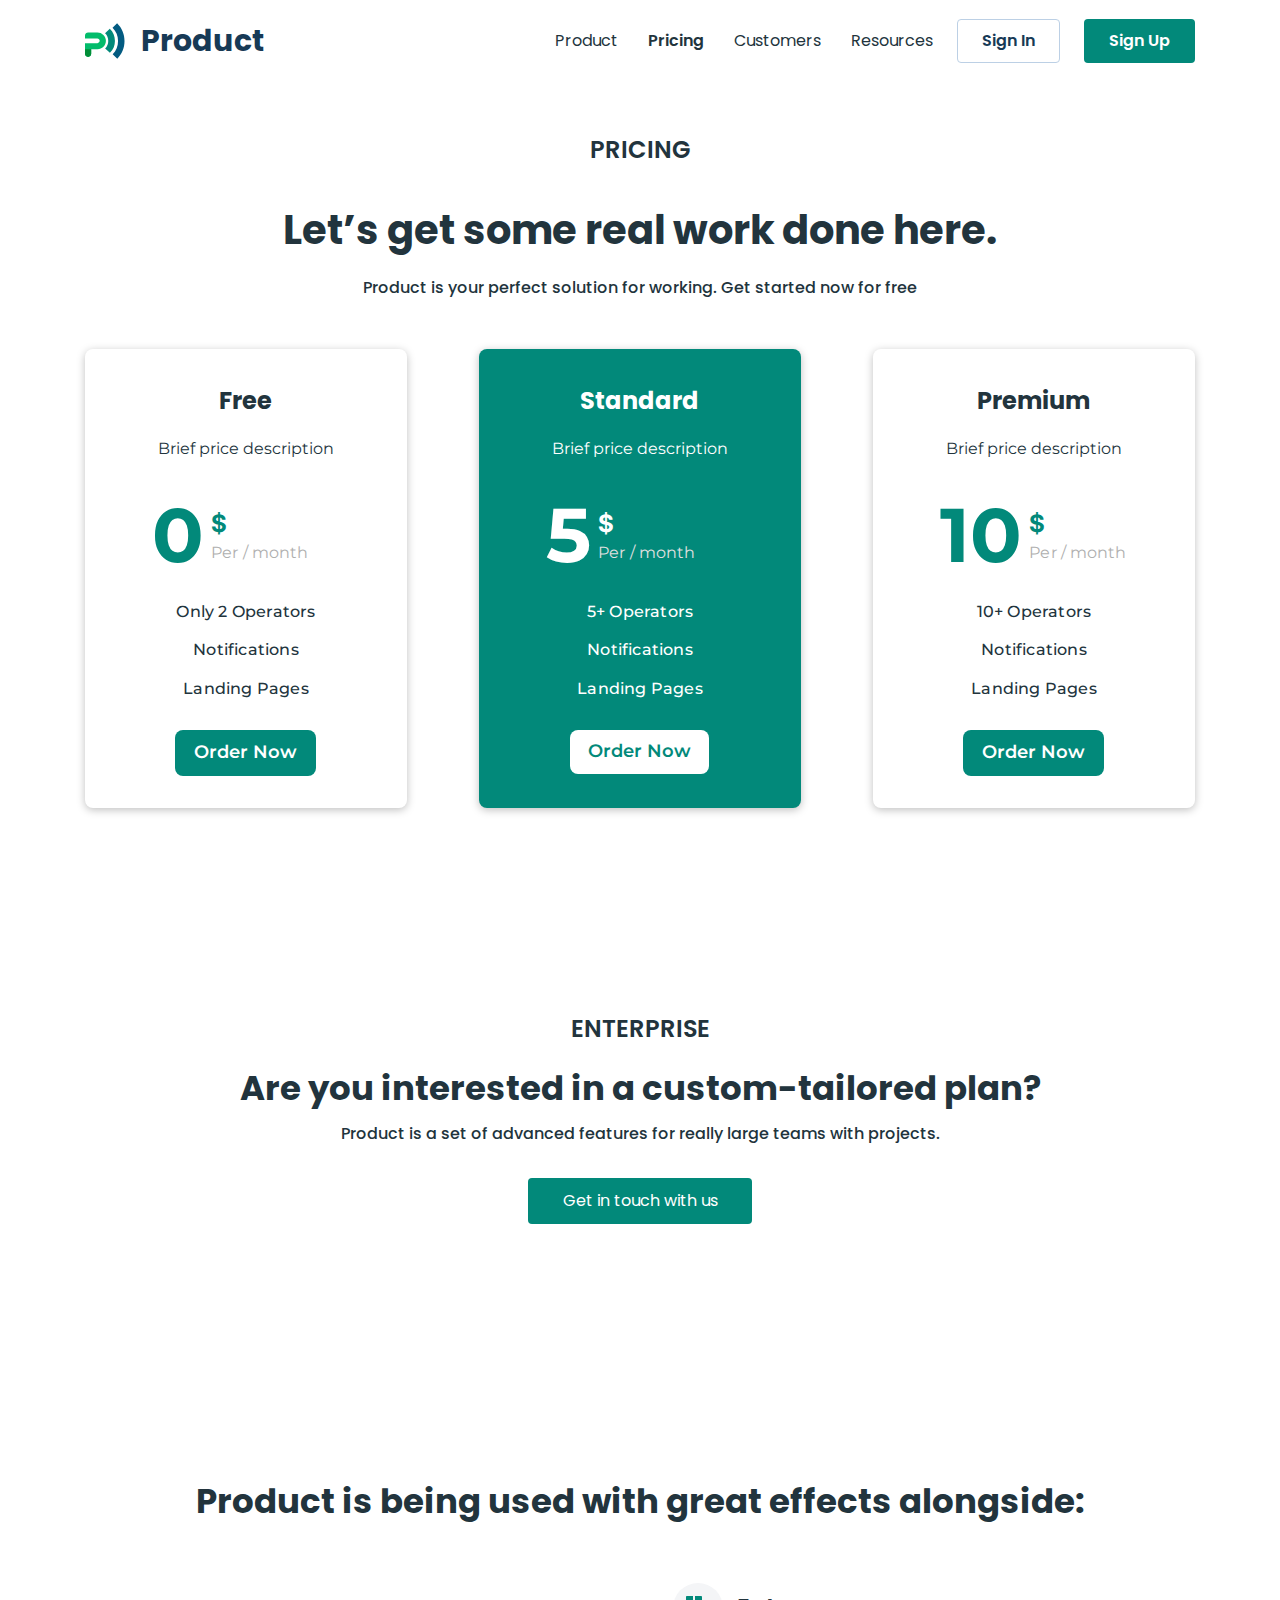
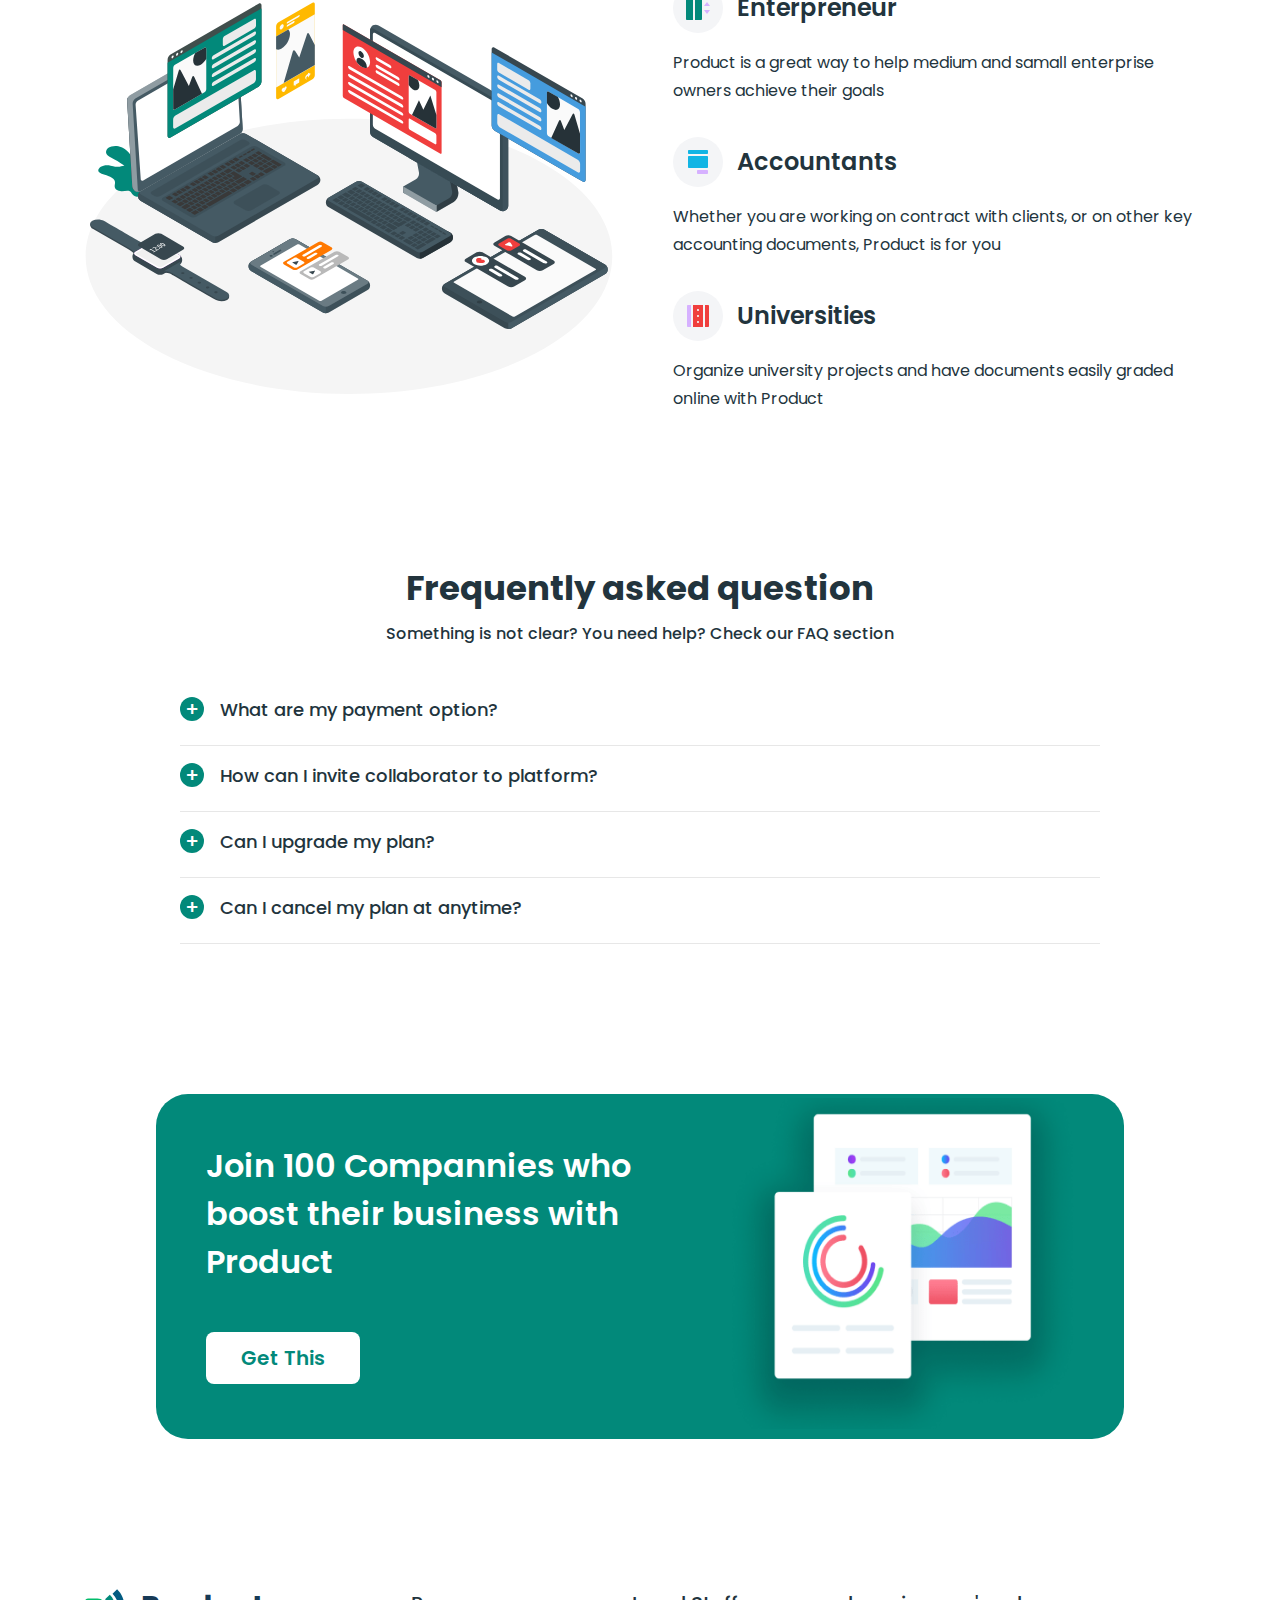
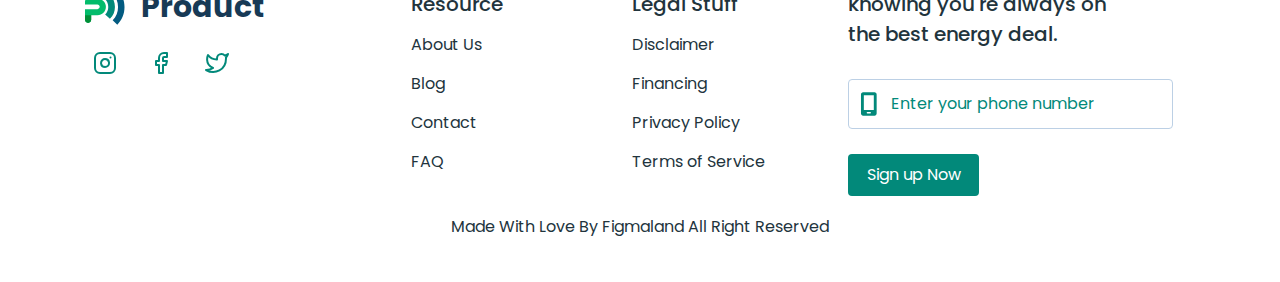
<file: pricing.html>
<!DOCTYPE html>
<html lang="en">
  <head>
    <meta charset="UTF-8" />
    <meta http-equiv="X-UA-Compatible" content="IE=edge" />
    <meta name="viewport" content="width=device-width, initial-scale=1.0" />
    <title>Business Promotion</title>
    <link rel="preconnect" href="https://fonts.googleapis.com" />
    <link rel="preconnect" href="https://fonts.gstatic.com" crossorigin />
    <link
      href="https://fonts.googleapis.com/css2?family=Inter:wght@700&family=Montserrat:wght@400;500;700&family=Poppins:wght@400;500;600;700&family=Raleway:wght@800&display=swap"
      rel="stylesheet"
    />
    <link
      rel="stylesheet"
      href="https://cdn.jsdelivr.net/npm/modern-normalize@1.1.0/modern-normalize.min.css"
    />
    <link rel="stylesheet" href="./css/styles.css" />
  </head>
  <body>
    <!-- Header -->
    <header class="header">
      <div class="header-container container">
        <a href="" class="logo-link link">
          <svg class="logo-img" width="40" height="36">
            <use href="./images/sprite.svg#icon-logo"></use>
          </svg>
          <p class="logo">Product</p>
        </a>
        <div class="header-without-logo">
          <nav class="navigations">
            <ul class="navigations-list list">
              <li class="navigations-item">
                <a href="./index.html" class="navigations-link link">Product</a>
              </li>
              <li class="navigations-item">
                <a
                  href="./pricing.html"
                  class="navigations-link active-page link"
                  >Pricing</a
                >
              </li>
              <li class="navigations-item">
                <a href="./customers.html" class="navigations-link link"
                  >Customers</a
                >
              </li>
              <li class="navigations-item">
                <a href="./resources.html" class="navigations-link link"
                  >Resources</a
                >
              </li>
            </ul>
          </nav>
          <ul class="button-list list">
            <li>
              <button type="button" class="light-button sign-in-button button">
                Sign In
              </button>
            </li>
            <li>
              <button type="button" class="dark-button sign-up-button button">
                Sign Up
              </button>
            </li>
          </ul>
        </div>
      </div>
    </header>
    <main>
      <!-- Section Pricing -->
      <section class="pricing-page-section">
        <div class="container">
          <h1 class="visually-hidden">Pricing of Product Work</h1>
          <h2 class="section-page-title pricing-section-page-title">Pricing</h2>
          <h3 class="section-page-subtitle pricing-section-page-subtitle">
            Let’s get some real work done here.
          </h3>
          <p class="section-page-text pricing-section-page-text">
            Product is your perfect solution for working. Get started now for
            free
          </p>
          <ul class="section-prices-list list">
            <li class="section-prices-item">
              <h3 class="title-prices-card">Free</h3>
              <p class="text-prices-card">Brief price description</p>
              <div class="cost-wrapper">
                <p class="cost-text">0</p>
                <div class="cost-text-wrapper">
                  <p class="dollar">$</p>
                  <p class="cost-description">Per / month</p>
                </div>
              </div>
              <ul class="list">
                <li class="description-prices-card">Only 2 Operators</li>
                <li class="description-prices-card">Notifications</li>
                <li class="description-prices-card last-prices-text">
                  Landing Pages
                </li>
              </ul>
              <button type="button" class="prices-button dark-button">
                Order Now
              </button>
            </li>
            <li class="section-prices-item">
              <h3 class="title-prices-card">Standard</h3>
              <p class="text-prices-card">Brief price description</p>
              <div class="cost-wrapper">
                <p class="cost-text cost-text-light">5</p>
                <div class="cost-text-wrapper">
                  <p class="dollar dollar-light">$</p>
                  <p class="cost-description light-color-cost-description">
                    Per / month
                  </p>
                </div>
              </div>
              <ul class="list">
                <li class="description-prices-card">5+ Operators</li>
                <li class="description-prices-card">Notifications</li>
                <li class="description-prices-card last-prices-text">
                  Landing Pages
                </li>
              </ul>
              <button type="button" class="prices-button light-price-button">
                Order Now
              </button>
            </li>
            <li class="section-prices-item">
              <h3 class="title-prices-card">Premium</h3>
              <p class="text-prices-card">Brief price description</p>
              <div class="cost-wrapper">
                <p class="cost-text">10</p>
                <div class="cost-text-wrapper">
                  <p class="dollar">$</p>
                  <p class="cost-description">Per / month</p>
                </div>
              </div>
              <ul class="list">
                <li class="description-prices-card">10+ Operators</li>
                <li class="description-prices-card">Notifications</li>
                <li class="description-prices-card last-prices-text">
                  Landing Pages
                </li>
              </ul>
              <button type="button" class="prices-button dark-button">
                Order Now
              </button>
            </li>
          </ul>
        </div>
      </section>

      <!-- Section Enterprise -->
      <section class="enterprise-section">
        <div class="container">
          <h2 class="section-page-title enterprise-section-page-title">
            Enterprise
          </h2>
          <h3 class="enterprise-section-page-subtitle">
            Are you interested in a custom-tailored plan?
          </h3>
          <p class="section-page-text enterprise-section-page-text">
            Product is a set of advanced features for really large teams with
            projects.
          </p>
          <button type="button" class="button dark-button product-work-button">
            Get in touch with us
          </button>
        </div>
      </section>

      <!-- Section Using product -->
      <section class="using-product-section">
        <div class="container">
          <h3 class="enterprise-section-page-subtitle using-product-subtitle">
            Product is being used with great effects alongside:
          </h3>
          <div class="using-product-wrapper">
            <svg width="528" height="392" class="using-product-icon">
              <use href="./images/sprite.svg#icon-using-product"></use>
            </svg>
            <ul class="list">
              <li class="using-product-item">
                <div class="icon-title-wrapper">
                  <div class="using-product-icon-wrapper">
                    <svg width="24" height="24">
                      <use href="./images/sprite.svg#icon-pricing-1"></use>
                    </svg>
                  </div>
                  <h4 class="using-product-item-title">Enterpreneur</h4>
                </div>
                <p class="using-product-item-text">
                  Product is a great way to help medium and samall enterprise
                  owners achieve their goals
                </p>
              </li>
              <li class="using-product-item">
                <div class="icon-title-wrapper">
                  <div class="using-product-icon-wrapper">
                    <svg width="24" height="24">
                      <use href="./images/sprite.svg#icon-pricing-2"></use>
                    </svg>
                  </div>
                  <h4 class="using-product-item-title">Accountants</h4>
                </div>
                <p class="using-product-item-text">
                  Whether you are working on contract with clients, or on other
                  key accounting documents, Product is for you
                </p>
              </li>
              <li class="using-product-item">
                <div class="icon-title-wrapper">
                  <div class="using-product-icon-wrapper">
                    <svg width="24" height="24">
                      <use href="./images/sprite.svg#icon-pricing-3"></use>
                    </svg>
                  </div>
                  <h4 class="using-product-item-title">Universities</h4>
                </div>
                <p class="using-product-item-text">
                  Organize university projects and have documents easily graded
                  online with Product
                </p>
              </li>
            </ul>
          </div>
        </div>
      </section>

      <!-- Section Questions -->
      <section class="section-questions">
        <div class="container">
          <div class="section-questions-container">
            <h3 class="enterprise-section-page-subtitle">
              Frequently asked question
            </h3>
            <p class="section-page-text questions-section-page-text">
              Something is not clear? You need help? Check our FAQ section
            </p>
            <ul class="list">
              <li class="question-list-item">
                <details class="details">
                  <summary class="question-list-closed">
                    What are my payment option?
                  </summary>
                  <p class="questions-list-text">
                    After creating your account you will have an oppurtunity to
                    create your first project that will be associated witht he
                    collaborators e-mail. An invitation will be sent
                    automatically. Then, invited user will have to confirm his
                    account by e-mail and finish userd onboarding.
                  </p>
                </details>
              </li>
              <li class="question-list-item">
                <details class="details">
                  <summary class="question-list-closed">
                    How can I invite collaborator to platform?
                  </summary>
                  <p class="questions-list-text">
                    After creating your account you will have an oppurtunity to
                    create your first project that will be associated with the
                    collaborators e-mail. An invitation will be sent
                    automatically. Then, invited user will have to confirm his
                    account by e-mail and finish userd onboarding.
                  </p>
                </details>
              </li>
              <li class="question-list-item">
                <details class="details">
                  <summary class="question-list-closed">
                    Can I upgrade my plan?
                  </summary>
                  <p class="questions-list-text">
                    After creating your account you will have an oppurtunity to
                    create your first project that will be associated with the
                    collaborators e-mail. An invitation will be sent
                    automatically. Then, invited user will have to confirm his
                    account by e-mail and finish userd onboarding.
                  </p>
                </details>
              </li>
              <li class="question-list-item">
                <details class="details">
                  <summary class="question-list-closed">
                    Can I cancel my plan at anytime?
                  </summary>
                  <p class="questions-list-text">
                    After creating your account you will have an oppurtunity to
                    create your first project that will be associated withthe
                    collaborators e-mail. An invitation will be sent
                    automatically. Then, invited user will have to confirm his
                    account by e-mail and finish userd onboarding.
                  </p>
                </details>
              </li>
            </ul>
          </div>
        </div>
      </section>

      <!-- Section Promo -->
      <section class="promo-section customers-promo-section">
        <div class="container">
          <div class="sections-contaiver">
            <div class="promo-text-wrapper">
              <h2 class="promo-title">
                Join 100 Compannies who boost their business with Product
              </h2>
              <button type="button" class="promo-button">Get This</button>
            </div>
            <img
              src="./images/screen-min.png"
              alt="screen"
              width="351"
              height="331"
            />
          </div>
        </div>
      </section>
    </main>

    <!-- Footer -->
    <footer class="footer">
      <div class="container">
        <div class="footer-container">
          <div class="logo-socials-links">
            <a href="" class="logo-link link logo-footer">
              <svg class="logo-img" width="40" height="36">
                <use href="./images/sprite.svg#icon-logo"></use>
              </svg>
              <p class="logo logo-footer-text">Product</p>
            </a>
            <ul class="social-links-list list">
              <li>
                <a
                  href=""
                  class="social-link link"
                  target="_blank"
                  noopener
                  noreferrer
                >
                  <svg class="social-icon" width="24" height="24">
                    <use href="./images/sprite.svg#icon-instagram"></use>
                  </svg>
                </a>
              </li>
              <li>
                <a
                  href=""
                  class="social-link link"
                  target="_blank"
                  noopener
                  noreferrer
                >
                  <svg class="social-icon" width="24" height="24">
                    <use href="./images/sprite.svg#icon-facebook"></use>
                  </svg>
                </a>
              </li>
              <li>
                <a
                  href=""
                  class="social-link link"
                  target="_blank"
                  noopener
                  noreferrer
                >
                  <svg class="social-icon" width="24" height="24">
                    <use href="./images/sprite.svg#icon-twitter"></use>
                  </svg>
                </a>
              </li>
            </ul>
          </div>
          <div class="resource-list-wrapper">
            <h4 class="footer-list-title">Resource</h4>
            <ul class="recource-list list">
              <li class="footer-list-item">
                <a href="" class="footer-link-item link">About Us</a>
              </li>
              <li class="footer-list-item">
                <a href="" class="footer-link-item link">Blog</a>
              </li>
              <li class="footer-list-item">
                <a href="" class="footer-link-item link">Contact</a>
              </li>
              <li class="footer-list-item">
                <a href="" class="footer-link-item link">FAQ</a>
              </li>
            </ul>
          </div>
          <div class="stuff-list-wrapper">
            <h4 class="footer-list-title">Legal Stuff</h4>
            <ul class="recource-list list">
              <li class="footer-list-item">
                <a href="" class="footer-link-item link">Disclaimer</a>
              </li>
              <li class="footer-list-item">
                <a href="" class="footer-link-item link">Financing</a>
              </li>
              <li class="footer-list-item">
                <a href="" class="footer-link-item link">Privacy Policy</a>
              </li>
              <li class="footer-list-item">
                <a href="" class="footer-link-item link">Terms of Service</a>
              </li>
            </ul>
          </div>
          <form class="footer-form">
            <p class="footer-title-form">
              knowing you're always on the best energy deal.
            </p>
            <label class="label-form">
              <input
                type="tel"
                name="user-phone-number"
                required
                placeholder="Enter your phone number"
                class="phone-number-form"
              />
              <svg class="phone-form-icon" width="18" height="28">
                <use href="./images/sprite.svg#icon-mobile"></use>
              </svg>
            </label>
            <button type="submit" class="button dark-button form-button">
              Sign up Now
            </button>
          </form>
        </div>
        <p class="footer-bottom-text">
          Made With Love By Figmaland All Right Reserved
        </p>
      </div>
    </footer>
  </body>
</html>
</file>
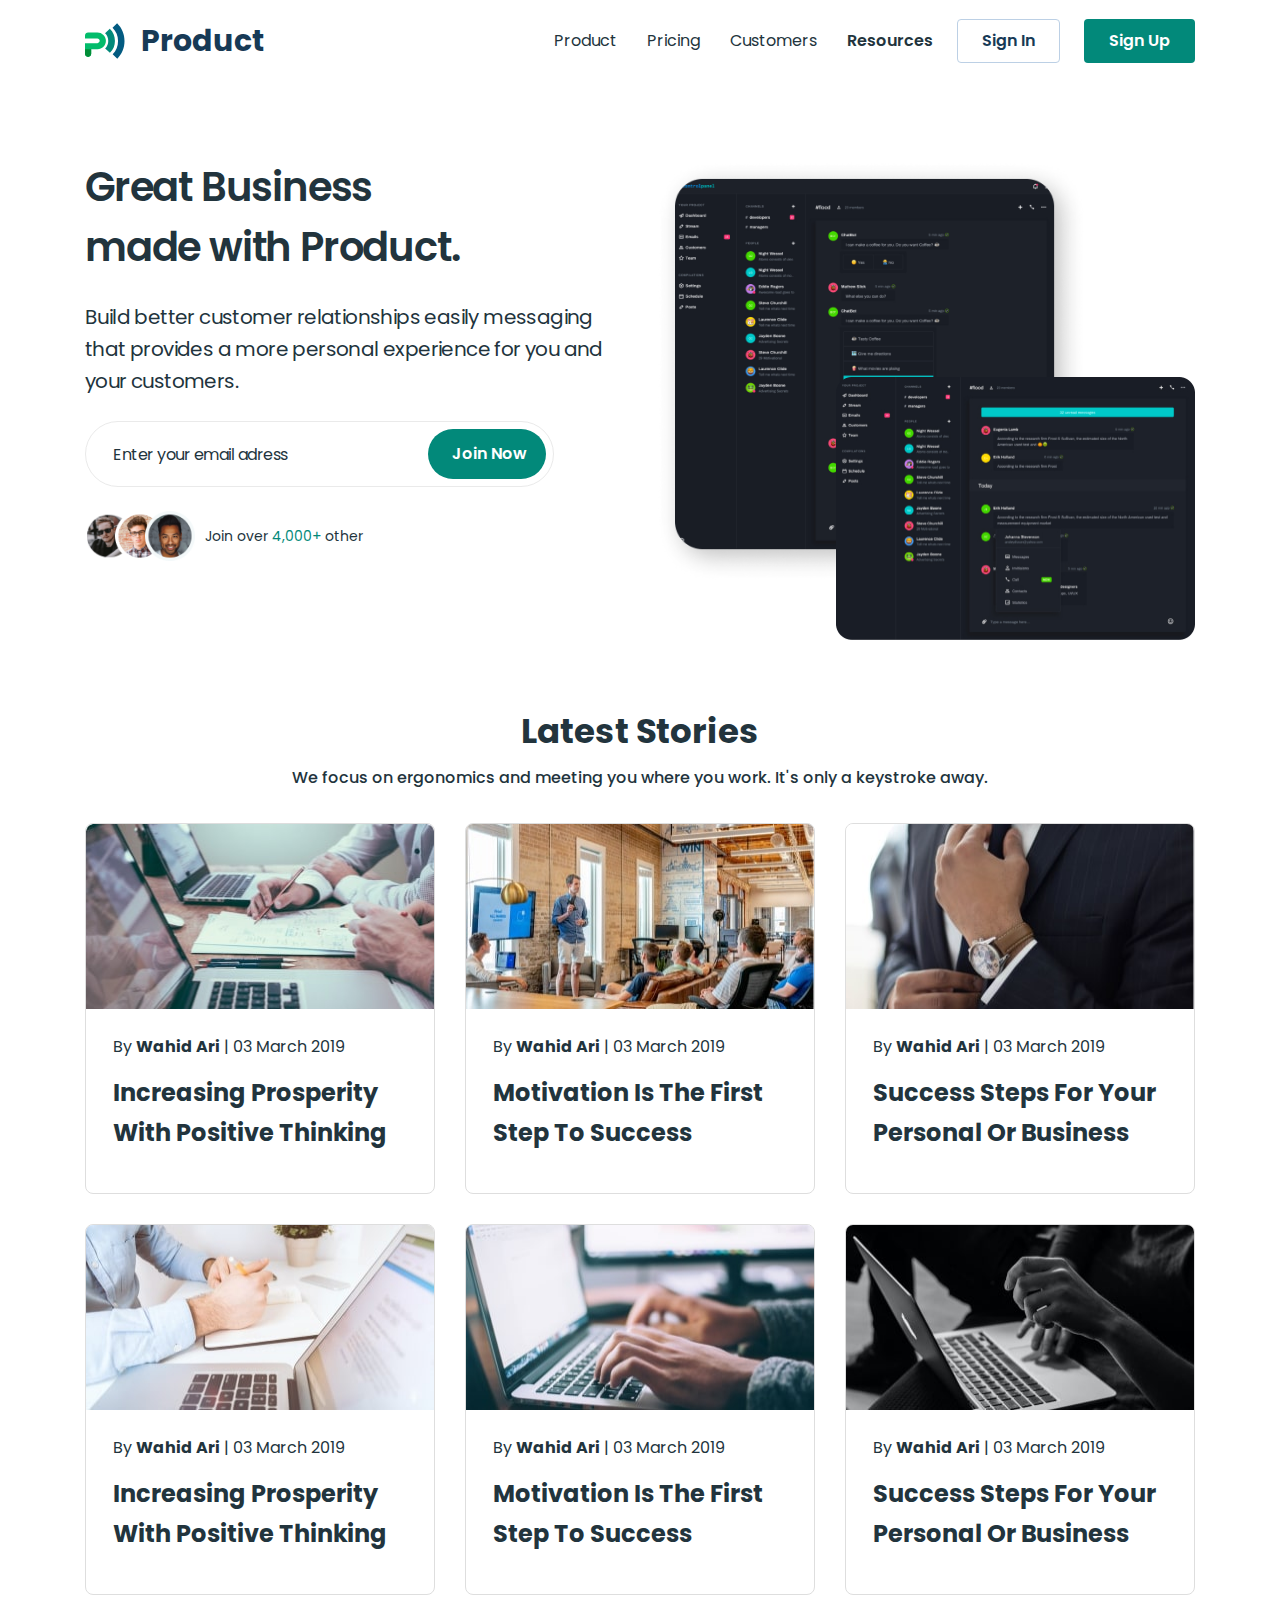
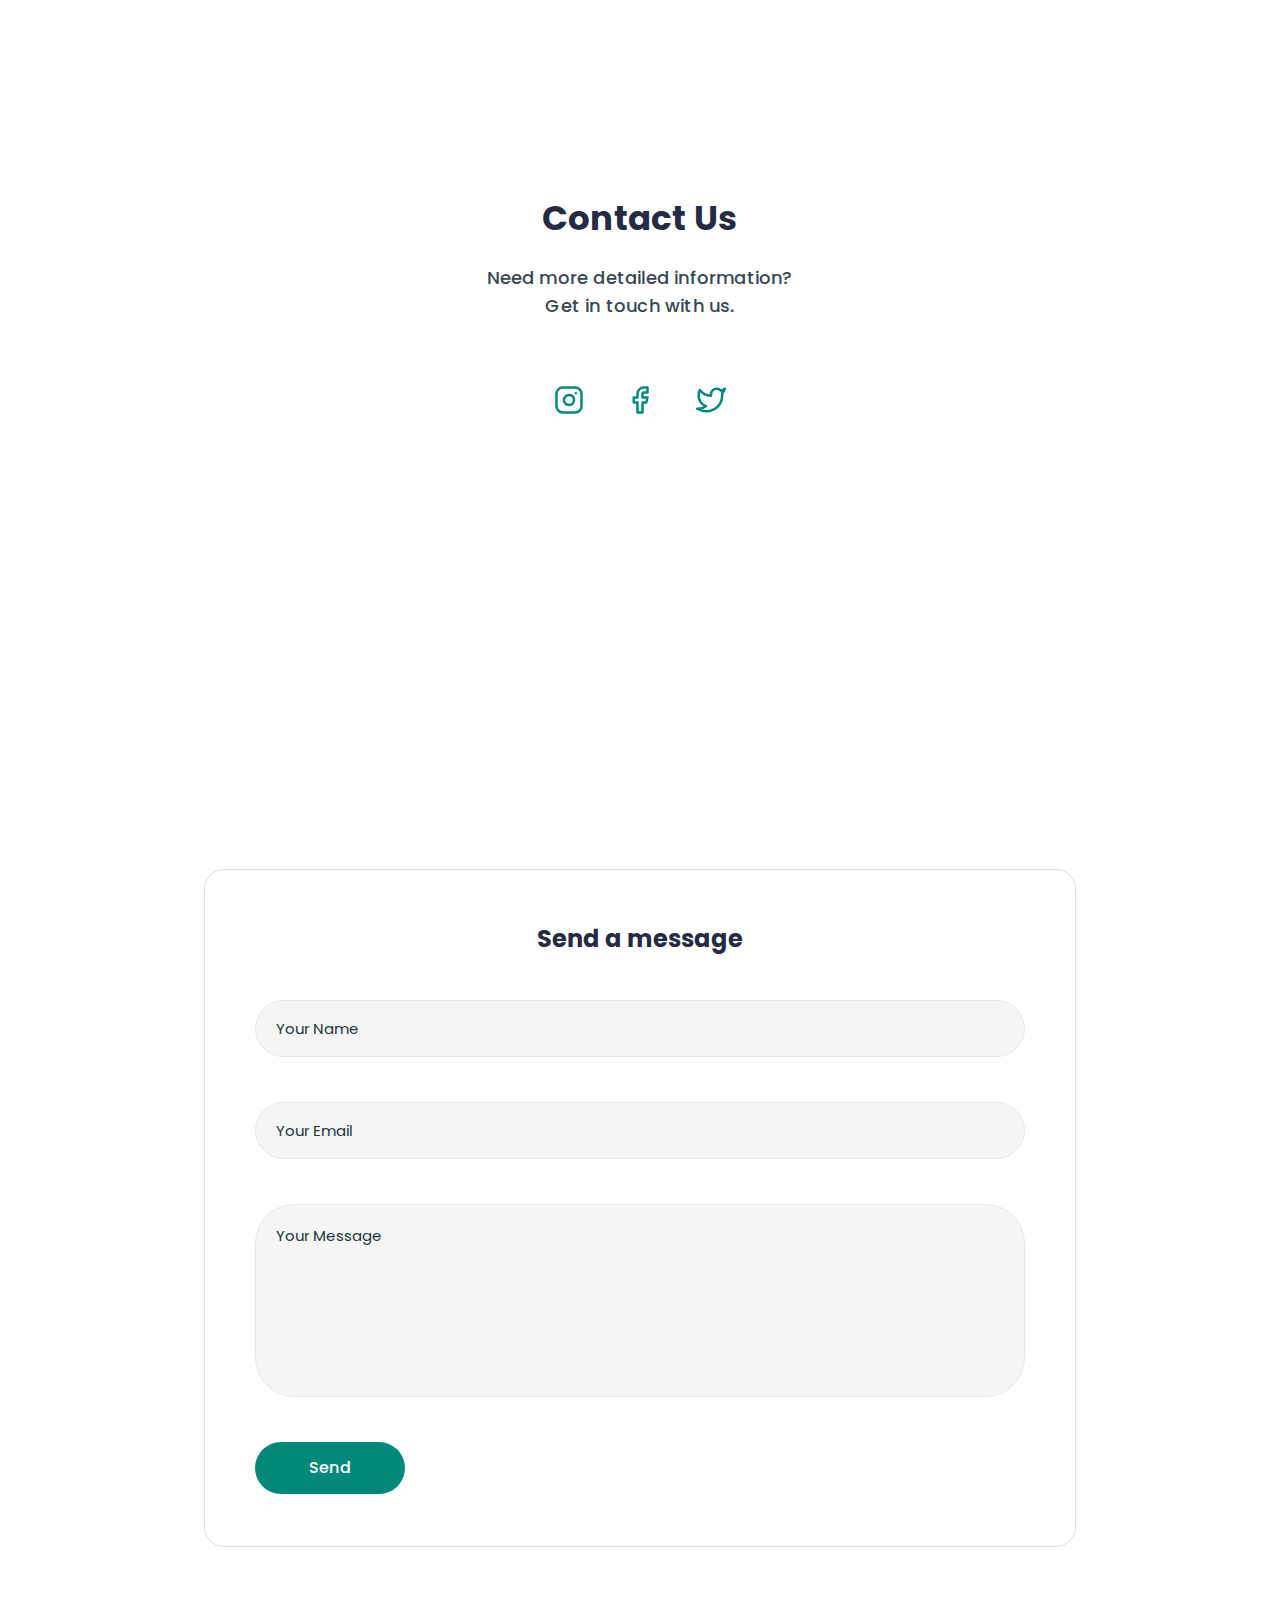
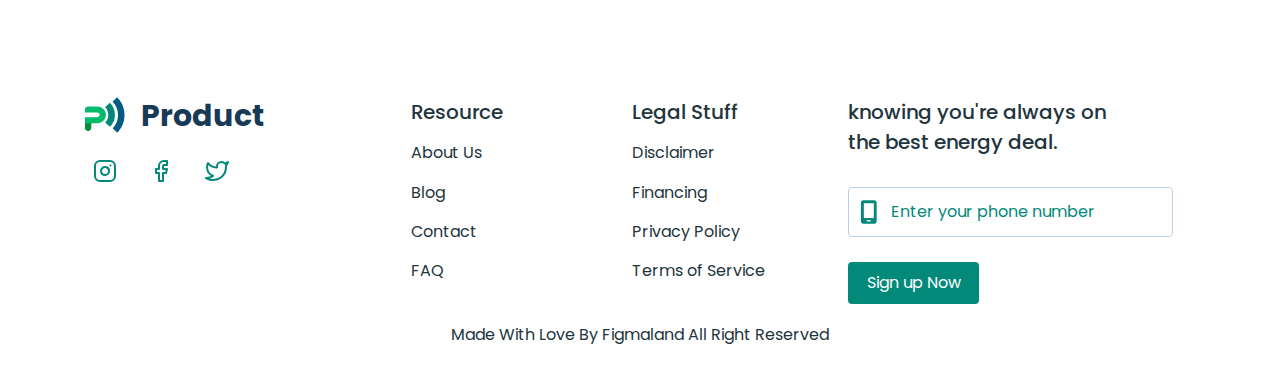
<file: resources.html>
<!DOCTYPE html>
<html lang="en">
  <head>
    <meta charset="UTF-8" />
    <meta http-equiv="X-UA-Compatible" content="IE=edge" />
    <meta name="viewport" content="width=device-width, initial-scale=1.0" />
    <title>Business Promotion</title>
    <link rel="preconnect" href="https://fonts.googleapis.com" />
    <link rel="preconnect" href="https://fonts.gstatic.com" crossorigin />
    <link
      href="https://fonts.googleapis.com/css2?family=Inter:wght@700&family=Montserrat:wght@400;500;700&family=Poppins:wght@400;500;600;700&family=Raleway:wght@800&display=swap"
      rel="stylesheet"
    />
    <link
      rel="stylesheet"
      href="https://cdn.jsdelivr.net/npm/modern-normalize@1.1.0/modern-normalize.min.css"
    />
    <link rel="stylesheet" href="./css/styles.css" />
  </head>
  <body>
    <!-- Header -->
    <header class="header">
      <div class="header-container container">
        <a href="./index.html" class="logo-link link">
          <svg class="logo-img" width="40" height="36">
            <use href="./images/sprite.svg#icon-logo"></use>
          </svg>
          <p class="logo">Product</p>
        </a>
        <div class="header-without-logo">
          <nav class="navigations">
            <ul class="navigations-list list">
              <li class="navigations-item">
                <a href="./index.html" class="navigations-link link">Product</a>
              </li>
              <li class="navigations-item">
                <a href="./pricing.html" class="navigations-link link"
                  >Pricing</a
                >
              </li>
              <li class="navigations-item">
                <a href="./customers.html" class="navigations-link link"
                  >Customers</a
                >
              </li>
              <li class="navigations-item">
                <a
                  href="./pricing.html"
                  class="navigations-link active-page link"
                  >Resources</a
                >
              </li>
            </ul>
          </nav>
          <ul class="button-list list">
            <li>
              <button type="button" class="light-button sign-in-button button">
                Sign In
              </button>
            </li>
            <li>
              <button type="button" class="dark-button sign-up-button button">
                Sign Up
              </button>
            </li>
          </ul>
        </div>
      </div>
    </header>

    <main>
      <!-- Section Hero-resources -->
      <section class="hero-resources">
        <div class="container hero-resources-container">
          <div class="hero-resources-text-wrapper">
            <h1 class="hero-resources-title">
              Great Business made with Product.
            </h1>
            <p class="hero-resources-text">
              Build better customer relationships easily messaging that provides
              a more personal experience for you and your customers.
            </p>
            <form class="hero-form">
              <label for="user-email-recources"></label>
              <div class="input-button-wrapper">
                <input
                  id="user-email-recources"
                  type="email"
                  placeholder="Enter your email adress"
                  name="user-email"
                  required
                  class="user-email-form"
                />
                <button
                  type="submit"
                  class="button dark-button button-hero-resources"
                >
                  Join Now
                </button>
              </div>
            </form>
            <div class="join-wrap">
              <ul class="resources-img-container list">
                <li>
                  <img
                    src="./images/oval-1-min.png"
                    alt="Joined people"
                    width="50"
                    height="50"
                  />
                </li>
                <li class="img-resources">
                  <img
                    src="./images/oval-2-min.png"
                    alt="Joined people"
                    width="50"
                    height="50"
                  />
                </li>
                <li class="image-recources">
                  <img
                    src="./images/oval-3-min.png"
                    alt="Joined people"
                    width="50"
                    height="50"
                  />
                </li>
              </ul>
              <p class="hero-resources-subtext">
                Join over <span class="resources-numbers">4,000+</span> other
              </p>
            </div>
          </div>
          <ul class="her-img-container list">
            <li>
              <img
                src="./images/screen-resources-1.png"
                alt="Screen of the website's chat"
                width="435"
                height="426"
              />
            </li>
            <li class="chat-img">
              <img
                src="./images/screen-resources-2.png"
                alt="Screen of the website's chat"
                width="359"
                height="263"
              />
            </li>
          </ul>
        </div>
      </section>

      <!-- Section Stories -->
      <section class="section-stories">
        <div class="container">
          <h2 class="stories-title">Latest Stories</h2>
          <p class="section-stories-text">
            We focus on ergonomics and meeting you where you work. It's only a
            keystroke away.
          </p>

          <ul class="news-list list">
            <li class="news-list-item">
              <a href="" class="news-card-link link">
                <img
                  src="./images/news-1.jpg"
                  alt="working people"
                  width="350"
                  height="185"
                />
                <div class="news-text-wrapper">
                  <p class="news-text">By <b>Wahid Ari</b> | 03 March 2019</p>
                  <h3 class="news-subtitle">
                    Increasing Prosperity With Positive Thinking
                  </h3>
                </div>
              </a>
            </li>
            <li class="news-list-item">
              <a href="" class="news-card-link link">
                <img
                  src="./images/news-2-resources.jpg"
                  alt="working people"
                  width="350"
                  height="185"
                />
                <div class="news-text-wrapper">
                  <p class="news-text">By <b>Wahid Ari</b> | 03 March 2019</p>
                  <h3 class="news-subtitle">
                    Motivation Is The First Step To Success
                  </h3>
                </div>
              </a>
            </li>
            <li class="news-list-item">
              <a href="" class="news-card-link link">
                <img
                  src="./images/news-3-resources.jpg"
                  alt="working people"
                  width="350"
                  height="185"
                />
                <div class="news-text-wrapper">
                  <p class="news-text">By <b>Wahid Ari</b> | 03 March 2019</p>
                  <h3 class="news-subtitle">
                    Success Steps For Your Personal Or Business
                  </h3>
                </div>
              </a>
            </li>
            <li class="news-list-item">
              <a href="" class="news-card-link link">
                <img
                  src="./images/news-4-resources.jpg"
                  alt="working people"
                  width="350"
                  height="185"
                />
                <div class="news-text-wrapper">
                  <p class="news-text">By <b>Wahid Ari</b> | 03 March 2019</p>
                  <h3 class="news-subtitle">
                    Increasing Prosperity With Positive Thinking
                  </h3>
                </div>
              </a>
            </li>
            <li class="news-list-item">
              <a href="" class="news-card-link link">
                <img
                  src="./images/news-5-resources.jpg"
                  alt="working people"
                  width="350"
                  height="185"
                />
                <div class="news-text-wrapper">
                  <p class="news-text">By <b>Wahid Ari</b> | 03 March 2019</p>
                  <h3 class="news-subtitle">
                    Motivation Is The First Step To Success
                  </h3>
                </div>
              </a>
            </li>
            <li class="news-list-item">
              <a href="" class="news-card-link link">
                <img
                  src="./images/news-6-resources.jpg"
                  alt="working people"
                  width="350"
                  height="185"
                />
                <div class="news-text-wrapper">
                  <p class="news-text">By <b>Wahid Ari</b> | 03 March 2019</p>
                  <h3 class="news-subtitle">
                    Success Steps For Your Personal Or Business
                  </h3>
                </div>
              </a>
            </li>
          </ul>
        </div>
      </section>

      <!-- Section Contacts -->
      <section class="section-contacts">
        <div class="container contacts-container">
          <h2 class="contacts-section-title">Contact Us</h2>
          <p class="contacts-section-text">
            Need more detailed information? Get in touch with us.
          </p>
          <address class="contacts-address">
            <ul class="social-links-list contacts-links-list list">
              <li>
                <a
                  href=""
                  class="social-link contacts-link link"
                  target="_blank"
                  noopener
                  noreferrer
                >
                  <svg class="social-icon" width="30" height="30">
                    <use href="./images/sprite.svg#icon-instagram"></use>
                  </svg>
                </a>
              </li>
              <li>
                <a
                  href=""
                  class="social-link contacts-link link"
                  target="_blank"
                  noopener
                  noreferrer
                >
                  <svg class="social-icon" width="30" height="30">
                    <use href="./images/sprite.svg#icon-facebook"></use>
                  </svg>
                </a>
              </li>
              <li>
                <a
                  href=""
                  class="social-link contacts-link link"
                  target="_blank"
                  noopener
                  noreferrer
                >
                  <svg class="social-icon" width="30" height="30">
                    <use href="./images/sprite.svg#icon-twitter"></use>
                  </svg>
                </a>
              </li>
            </ul>
            <iframe
              src="https://www.google.com/maps/embed?pb=!1m18!1m12!1m3!1d9774.7654097656!2d21.055175256618103!3d52.23082512485775!2m3!1f0!2f0!3f0!3m2!1i1024!2i768!4f13.1!3m3!1m2!1s0x471ecc669a869f01%3A0x72f0be2a88ead3fc!2z0JLQsNGA0YjQsNCy0LA!5e0!3m2!1sru!2spl!4v1686141517738!5m2!1sru!2spl"
              width="871"
              height="323"
              style="border: 0"
              allowfullscreen=""
              loading="lazy"
              referrerpolicy="no-referrer-when-downgrade"
              class="contact-map"
            ></iframe>
          </address>
          <div class="contacts-form">
            <p class="form-title">Send a message</p>
            <form>
              <label class="contacts-form-item">
                <input
                  type="text"
                  name="user-name"
                  minlength="2"
                  maxlength="30"
                  class="contacts-input"
                  placeholder="Your Name"
                  required
                />
              </label>
              <label class="contacts-form-item">
                <input
                  type="email"
                  name="user-email-contacts"
                  class="contacts-input"
                  placeholder="Your Email"
                  required
                />
              </label>
              <label class="contacts-form-item">
                <textarea
                  name="user-comment"
                  placeholder="Your Message"
                  class="contacts-input textarea-input"
                ></textarea>
              </label>
              <button
                type="submit"
                class="button dark-button contacts-form-button"
              >
                Send
              </button>
            </form>
          </div>
        </div>
      </section>
    </main>

    <!-- Footer -->
    <footer class="footer">
      <div class="container">
        <div class="footer-container">
          <div class="logo-socials-links">
            <a href="" class="logo-link link logo-footer">
              <svg class="logo-img" width="40" height="36">
                <use href="./images/sprite.svg#icon-logo"></use>
              </svg>
              <p class="logo logo-footer-text">Product</p>
            </a>
            <ul class="social-links-list list">
              <li>
                <a
                  href=""
                  class="social-link link"
                  target="_blank"
                  noopener
                  noreferrer
                >
                  <svg class="social-icon" width="24" height="24">
                    <use href="./images/sprite.svg#icon-instagram"></use>
                  </svg>
                </a>
              </li>
              <li>
                <a
                  href=""
                  class="social-link link"
                  target="_blank"
                  noopener
                  noreferrer
                >
                  <svg class="social-icon" width="24" height="24">
                    <use href="./images/sprite.svg#icon-facebook"></use>
                  </svg>
                </a>
              </li>
              <li>
                <a
                  href=""
                  class="social-link link"
                  target="_blank"
                  noopener
                  noreferrer
                >
                  <svg class="social-icon" width="24" height="24">
                    <use href="./images/sprite.svg#icon-twitter"></use>
                  </svg>
                </a>
              </li>
            </ul>
          </div>
          <div class="resource-list-wrapper">
            <h4 class="footer-list-title">Resource</h4>
            <ul class="recource-list list">
              <li class="footer-list-item">
                <a href="" class="footer-link-item link">About Us</a>
              </li>
              <li class="footer-list-item">
                <a href="" class="footer-link-item link">Blog</a>
              </li>
              <li class="footer-list-item">
                <a href="" class="footer-link-item link">Contact</a>
              </li>
              <li class="footer-list-item">
                <a href="" class="footer-link-item link">FAQ</a>
              </li>
            </ul>
          </div>
          <div class="stuff-list-wrapper">
            <h4 class="footer-list-title">Legal Stuff</h4>
            <ul class="recource-list list">
              <li class="footer-list-item">
                <a href="" class="footer-link-item link">Disclaimer</a>
              </li>
              <li class="footer-list-item">
                <a href="" class="footer-link-item link">Financing</a>
              </li>
              <li class="footer-list-item">
                <a href="" class="footer-link-item link">Privacy Policy</a>
              </li>
              <li class="footer-list-item">
                <a href="" class="footer-link-item link">Terms of Service</a>
              </li>
            </ul>
          </div>
          <form class="footer-form">
            <p class="footer-title-form">
              knowing you're always on the best energy deal.
            </p>
            <label class="label-form">
              <input
                type="tel"
                name="user-phone-number"
                required
                placeholder="Enter your phone number"
                class="phone-number-form"
              />
              <svg class="phone-form-icon" width="18" height="28">
                <use href="./images/sprite.svg#icon-mobile"></use>
              </svg>
            </label>
            <button type="submit" class="button dark-button form-button">
              Sign up Now
            </button>
          </form>
        </div>
        <p class="footer-bottom-text">
          Made With Love By Figmaland All Right Reserved
        </p>
      </div>
    </footer>
  </body>
</html>
</file>
<file: css/styles.css>
:root {
  --color-logo: #173a56;
  --color-text: #22343d;
  --background-color-button: #02897a;
  --border-button-color: #bcd0e5;
  --white-color: #ffffff;
  --gray-color: #737373;
  --dark-text-color: #252b42;
  --border-card-color: #dedede;
  --price-text: #afafaf;
  --hover-social-links: #edfffc;
  --timing-duration-function: 250ms cubic-bezier(0.4, 0, 0.2, 1);
  --price-cost-text: #e0e0e0;
  --section-bg-color: #f5f5f5;
  --bg-icon-red: #ffefef;
  --bg-icon-blue: #f2f6ff;
  --black-color: #000000;
}

body {
  font-family: "Poppins", sans-serif;
  color: var(--color-text);
  background-color: var(--white-color);
}

/* Resets */

h1,
h2,
h3,
h4,
h5,
h6,
p {
  margin-top: 0;
  margin-bottom: 0;
}

ul {
  margin-top: 0;
  margin-bottom: 0;
  padding-left: 0;
}

img {
  display: block;
  max-width: 100%;
}

.link {
  text-decoration: none;
}

.list {
  list-style: none;
}

/* Utility */
.container {
  width: 1150px;
  padding-left: 20px;
  padding-right: 20px;
  margin-left: auto;
  margin-right: auto;
}

.button {
  font-family: inherit;
  font-size: 16px;
  line-height: 1.5;
  text-align: center;

  border-radius: 4px;
  cursor: pointer;
}

.light-button {
  color: var(--color-logo);
  background-color: var(--white-color);
  border: 1px solid var(--border-button-color);
  border-radius: 4px;
}

.dark-button {
  color: var(--white-color);
  background-color: var(--background-color-button);
  border: 1px solid transparent;
}

.title {
  font-size: 32px;
  line-height: 1.5;
}

.description {
  font-size: 16px;
  line-height: 1.62;
}

.visually-hidden {
  position: absolute;
  width: 1px;
  height: 1px;
  margin: -1px;
  border: 0;
  padding: 0;

  white-space: nowrap;
  clip-path: inset(100%);
  clip: rect(0 0 0 0);
  overflow: hidden;
}

/* Header */

.header-container {
  display: flex;
  align-items: center;
  padding-top: 19px;
  padding-bottom: 19px;
}

.logo-link {
  display: flex;
  align-items: center;
}

.logo-img {
  margin-right: 16px;
}
.logo {
  font-weight: 700;
  font-size: 30px;
  line-height: 0.93;

  color: var(--color-logo);
}

.header-without-logo {
  display: flex;
  align-items: center;
  margin-left: auto;
}

.navigations-list {
  display: flex;
  align-items: center;
  gap: 30px;
}

.navigations-link {
  padding-top: 26px;
  padding-bottom: 26px;
  font-weight: 400;
  font-size: 16px;
  line-height: 1.75;

  color: var(--color-text);
}

.active-page {
  font-weight: 600;
}

.navigations-link:hover,
.navigations-link:focus {
  color: var(--background-color-button);
}

.button-list {
  display: flex;
  gap: 24px;
  margin-left: 24px;
}

.sign-in-button {
  padding: 9px 24px;
  font-weight: 600;
  min-width: 102px;
}

.sign-up-button {
  padding: 9px 24px;
  font-weight: 600;
  min-width: 110px;
}

/* Hero */

.hero {
  padding-top: 25px;
}

.hero-text-wrapper {
  display: flex;
  justify-content: space-between;
  align-items: center;
}

.hero-text-wrapper::after {
  display: block;
  width: 610px;
  height: 555px;
  content: "";
  background-image: url(../images/hero-img.svg);
  background-position: center;
  background-size: contain;
  background-repeat: no-repeat;
}

.hero-title {
  max-width: 420px;
  margin-bottom: 18px;

  font-size: 40px;
  line-height: 1.5;
}

.hero-text {
  max-width: 465px;
  margin-bottom: 45px;

  font-size: 18px;
  line-height: 1.56;
}

.hero-button {
  min-width: 178px;
  margin-right: 30px;
  padding: 15px 42px;

  font-weight: 700;
}
.video-link {
  display: flex;
  align-items: center;

  font-weight: 600;
  font-size: 16px;
  line-height: 1.5;

  color: var(--background-color-button);
}

.video-link::before {
  content: "";
  display: block;
  height: 18px;
  width: 20px;
  margin-right: 8px;

  background-image: url("../images/triangle.svg");
  background-position: center;
  background-repeat: no-repeat;
  background-size: contain;
}

.buttons {
  display: flex;
  align-items: center;
}

/* Section 1 */

.features {
  padding-top: 100px;
  padding-bottom: 43px;
  /* background-image: linear-gradient(
    179.59deg,
    #ededed 0.35%,
    rgba(255, 255, 255, 0.0001) 99.63%
  );
  background-repeat: no-repeat;
  background-position: center;
  background-size: 2323px 350px; */
}

.features-title {
  max-width: 530px;
  margin-left: auto;
  margin-right: auto;
  margin-bottom: 50px;

  text-align: center;
}

.features-list {
  display: flex;
  gap: 30px;
  margin-bottom: 50px;
}
.features-item {
  flex-basis: calc((100% - 90px) / 4);
}

.features-item::before {
  display: block;
  margin-bottom: 18px;
  content: "";
  width: 54px;
  height: 62px;
  background-size: contain;
  background-repeat: no-repeat;
  background-position: center;
}

.features-item:nth-child(1)::before {
  background-image: url("../images/icon-1.svg");
}

.features-item:nth-child(2)::before {
  background-image: url("../images/icon-2.svg");
}

.features-item:nth-child(3)::before {
  background-image: url("../images/icon-3.svg");
}

.features-item:nth-child(4)::before {
  background-image: url("../images/icon-4.svg");
}

.features-subtitle {
  margin-bottom: 13px;

  font-weight: 600;
  font-size: 22px;
  line-height: 1.5;
}

.features-button {
  display: block;
  min-width: 175px;
  padding: 15px 32px 14px 34px;
  margin-right: auto;
  margin-left: auto;
  font-weight: 700;
  text-transform: uppercase;
}

/* Section 2 */

.product-description {
  padding-top: 50px;
  padding-bottom: 100px;
}

.product-description-item {
  display: flex;
  align-items: center;
  justify-content: space-between;

  margin-bottom: 100px;
}

.product-description-item:last-child {
  margin-bottom: 0;
}

.product-description-item:nth-child(2n) {
  flex-direction: row-reverse;
}

.product-description-item::after {
  display: block;
  content: "";
  width: 540px;
  height: 500px;
  background-position: center;
  background-size: contain;
  background-repeat: no-repeat;
}

.product-description-item:nth-child(1)::after {
  background-image: url("../images/management-img.svg");
}

.product-description-item:nth-child(2)::after {
  background-image: url("../images/support-img.svg");
}

.product-description-item:nth-child(3)::after {
  background-image: url("../images/collaboration-img.svg");
}

.product-description-wrapper {
  max-width: 486px;
}

.product-description-suptitle {
  margin-bottom: 8px;
  font-weight: 600;
  font-size: 16px;
  line-height: 1.5;
}

.product-description-title {
  margin-bottom: 25px;
}
.product-description-text {
  margin-bottom: 30px;
}

.product-description-subtitle {
  margin-bottom: 12px;
}

.subtitle-text-description {
  margin-bottom: 25px;
}

/* Customer Support */

.customer-support-item {
  display: flex;
  margin-bottom: 25px;
}

.customer-support-item:last-child {
  margin-bottom: 0;
}

.icon-item {
  margin-right: 30px;
  flex-shrink: 0;
}

/*  Section 3 */

.staff-section {
  padding-bottom: 100px;
}

.staff-section-title {
  margin-bottom: 25px;
  text-align: center;
}

.staff-section-text {
  max-width: 542px;
  margin-right: auto;
  margin-left: auto;
  margin-bottom: 40px;
  font-weight: 500;
  font-size: 16px;
  line-height: 1.6;
  text-align: center;
}

.employee-list {
  display: flex;
  flex-wrap: wrap;
  row-gap: 25px;
  column-gap: 100px;
  justify-content: center;
  max-width: 916px;
  margin-right: auto;
  margin-left: auto;
  margin-bottom: 50px;
}

.employee-one {
  display: flex;
  align-items: center;
  gap: 10px;
  flex-basis: calc((100% - 100px) / 2);
}

.employee-one:nth-child(2),
.employee-one:nth-child(3) {
  flex-direction: row-reverse;
}

.employee-text {
  padding: 18px 22px;
  box-shadow: 2px 2px 10px rgba(23, 58, 86, 0.15);
  border-radius: 45%;
}

.employee-button {
  display: block;
  min-width: 216px;
  padding: 15px 30px;
  margin-right: auto;
  margin-left: auto;
  font-weight: 700;
}

/* Section news  */

.news-section {
  padding-bottom: 110px;
}

.news-section-title {
  margin-bottom: 10px;

  font-size: 34px;
  line-height: 1.5;
}

.news-section-description {
  margin-bottom: 40px;
  max-width: 465px;
  font-weight: 500;
  font-size: 16px;
  line-height: 1.62;
}

.news-text-wrapper {
  padding: 24px 27px 40px 27px;
}

.news-text {
  margin-bottom: 12px;
  font-size: 16px;
  line-height: 1.75;
  color: var(--color-text);
}

.news-list {
  display: flex;
  flex-wrap: wrap;
  gap: 30px;
  margin-bottom: 45px;
}

.news-list-item {
  flex-basis: calc((100% - 60px) / 3);
  overflow: hidden;
  border: 1px solid var(--border-card-color);
  border-radius: 8px;
}

.news-subtitle {
  font-size: 24px;
  line-height: 1.67;
  color: var(--color-text);
}

.news-card-link:hover .news-subtitle,
.news-card-link:focus .news-subtitle {
  color: var(--background-color-button);
}

/* Section Prices */

.section-prices-title {
  margin-bottom: 10px;
  font-size: 34px;
  line-height: 1.5;
  text-align: center;
}

.section-prices-list {
  display: flex;
  gap: 72px;
}

.section-prices-item {
  flex-basis: calc((100% - 144px) / 3);
  padding: 32px 67px;
  text-align: center;
  background: var(--white-color);
  box-shadow: 0px 2px 8px rgba(0, 0, 0, 0.25);
  border-radius: 8px;
}

.section-prices-item:nth-child(2) {
  color: var(--white-color);
  background-color: var(--background-color-button);
}

.section-prices-text {
  margin-bottom: 40px;
  font-weight: 500;
  font-size: 16px;
  line-height: 1.5;
  text-align: center;
}

.title-prices-card {
  margin-bottom: 8px;
  font-size: 24px;
  line-height: 1.67;
}

.text-prices-card {
  margin-bottom: 16px;
  font-family: "Montserrat", sans-serif;
  font-size: 16px;
  line-height: 2.5;
}

.cost-wrapper {
  display: flex;
  align-items: center;
  gap: 7px;
  margin-bottom: 16px;
  margin-right: auto;
  margin-left: auto;
}

.cost-text {
  font-family: "Montserrat", sans-serif;
  font-weight: 700;
  font-size: 76px;
  line-height: 1.32;
  letter-spacing: 0.2px;
  color: var(--background-color-button);
}

.cost-text-wrapper {
  text-align: start;
}

.cost-text-light {
  color: var(--white-color);
}

.dollar {
  margin-bottom: 4px;
  font-family: "Inter", sans-serif;
  font-weight: 700;
  font-size: 24px;
  line-height: 1.25;
  letter-spacing: 0.1px;

  color: var(--background-color-button);
}

.dollar-light {
  color: var(--white-color);
}

.cost-description {
  font-family: "Montserrat";
  font-size: 16px;
  line-height: 1.19;
  letter-spacing: 0.1px;
  color: var(--price-text);
}

.description-prices-card {
  font-family: "Montserrat", sans-serif;
  font-weight: 500;
  font-size: 16px;
  line-height: 1.38;
  letter-spacing: 0.2px;
  margin-bottom: 16px;
}

.last-prices-text {
  margin-bottom: 30px;
}

.prices-button {
  padding: 11px 18px;
  min-width: 139px;
  font-family: "Montserrat";
  font-weight: 600;
  font-size: 18px;
  line-height: 1.22;
  border-radius: 8px;
  cursor: pointer;
}

.light-price-button {
  color: var(--background-color-button);
  background-color: var(--white-color);
  border: none;
}

.light-color-cost-description {
  color: var(--price-cost-text);
}

/* Section Feedback */

.feedback {
  padding-top: 100px;
  padding-bottom: 100px;
}

.feedback-title {
  margin-bottom: 10px;
  font-size: 32px;
  line-height: 1.78;
  letter-spacing: 0.2px;
  text-align: center;
}

.feedback-text {
  margin-bottom: 40px;
  font-weight: 500;
  font-size: 16px;
  line-height: 1.75;
  text-align: center;
  letter-spacing: 0.2px;
}

.client-feedback-card {
  display: flex;
  gap: 64px;
}

.feedback-card {
  flex-basis: calc((100% - 128px) / 3);
  padding: 28px 26px;

  border: 1px solid #dedede;
  border-radius: 5px;
}

.icon-stars {
  margin-bottom: 16px;
}

.feedback-description {
  margin-bottom: 16px;

  font-size: 16px;
  line-height: 1.75;
  letter-spacing: 0.2px;
  color: var(--gray-color);
}

.feedback-card-wrapper {
  display: flex;
}

.client-img {
  margin-right: 14px;
}

.name-text {
  font-weight: 600;
  font-size: 16px;
  line-height: 1.5;
  letter-spacing: 0.2px;
  color: var(--background-color-button);
}

.position-text {
  font-weight: 500;
  font-size: 14px;
  line-height: 1.71;
  letter-spacing: 0.2px;
  color: var(--dark-text-color);
}

/* Section Promo  */

.promo-section {
  padding-bottom: 100px;
}

.sections-contaiver {
  display: flex;
  align-items: center;
  max-width: 968px;
  padding-left: 50px;
  padding-right: 46px;
  padding-top: 4px;
  padding-bottom: 10px;
  margin-right: auto;
  margin-left: auto;
  background-color: var(--background-color-button);
  border-radius: 32px;
}

.promo-title {
  margin-bottom: 46px;
  font-weight: 600;
  font-size: 32px;
  line-height: 1.5;
  color: var(--white-color);
}

.promo-button {
  padding: 10px 34px;
  font-weight: 600;
  font-size: 20px;
  line-height: 1.5;
  text-align: center;
  color: var(--background-color-button);
  background: #ffffff;
  border: 1px solid transparent;
  border-radius: 8px;
  cursor: pointer;
}

/* Footer */

.footer {
  padding-bottom: 40px;
}

.footer-container {
  display: flex;
  margin-bottom: 16px;
}

.logo-socials-links {
  margin-right: 146px;
}

.logo-footer {
  margin-bottom: 18px;
  padding: 0;
}

.social-links-list {
  display: flex;

  align-items: center;
  gap: 16px;
}

.social-link {
  display: flex;
  align-items: center;
  justify-content: center;
  width: 40px;
  height: 40px;
  border-radius: 50%;
  background: transparent;

  transition: background-color var(--timing-duration-function);
}

.social-link:hover,
.social-link:focus {
  background-color: var(--hover-social-links);
}

.resource-list-wrapper {
  margin-right: 129px;
}

.footer-list-title {
  font-weight: 500;
  font-size: 20px;
  line-height: 1.5;

  margin-bottom: 8px;
}

.footer-list-item:not(:last-child) {
  margin-bottom: 4px;
}

.footer-link-item {
  font-weight: 400;
  font-size: 16px;
  line-height: 2.19;
  color: var(--color-text);
}

.footer-link-item:hover,
.footer-link-item:focus {
  color: var(--background-color-button);
}

.stuff-list-wrapper {
  margin-right: 83px;
}

.footer-title-form {
  margin-bottom: 30px;
  max-width: 280px;
  font-weight: 500;
  font-size: 20px;
  line-height: 1.5;
}

.phone-number-form {
  width: 100%;
  padding: 10px 42px;
  font-size: 16px;
  line-height: 1.75;

  color: var(--background-color-button);
  background-color: transparent;
  border: 1px solid var(--border-button-color);
  border-radius: 4px;
  outline: transparent;
}

.phone-number-form:focus-within {
  outline: 1px solid var(--background-color-button);
}

.phone-number-form::placeholder {
  color: var(--background-color-button);
}
.footer-form {
  width: 325px;
}
.label-form {
  position: relative;
  display: block;
  margin-bottom: 25px;
}

.phone-form-icon {
  position: absolute;
  top: 50%;
  left: 12px;
  transform: translateY(-50%);
}

.form-button {
  min-width: 131px;
  padding: 8px 15px;
}

.footer-bottom-text {
  font-size: 16px;
  line-height: 1.88;
  text-align: center;
}

/* Customers Page */

/* Clents Section */

.clients-section {
  padding-top: 100px;
  padding-bottom: 117px;
}

.our-clients-title {
  font-size: 40px;
  line-height: 1.5;
  text-align: center;
  margin-bottom: 40px;
}

.company-clients-list {
  display: flex;
  justify-content: center;
  align-items: center;
  gap: 64px;
}

/* Choose Product Section */

.choose-product-section {
  padding-top: 24px;
  padding-bottom: 68px;
  background-color: var(--section-bg-color);
}

.main-client-section-title {
  margin-bottom: 50px;
  font-size: 34px;
  line-height: 1.5;
  text-align: center;
}

.choose-product-list {
  display: flex;
  gap: 30px;
}

.choose-product-item {
  flex-basis: calc((100% - 60px) / 3);
  padding: 32px 27px 34px 27px;
  text-align: center;
  border: 1px solid var(--border-card-color);
  border-radius: 10px;
}

.choose-product-icon {
  margin-bottom: 32px;
}

.choose-product-item-title {
  margin-bottom: 16px;
  font-size: 24px;
  line-height: 1.38;
  letter-spacing: 0.1px;
}

.choose-product-description {
  font-size: 16px;
  line-height: 1.69;
  letter-spacing: 0.2px;
}

/* Section Product Work */

.product-work-section {
  padding-top: 101px;
  padding-bottom: 115px;
}

.product-work-title {
  margin-bottom: 73px;
}

.section-product-work-list {
  margin-bottom: 77px;
}

.how-work-section-item {
  display: flex;
  gap: 100px;
}

.how-work-section-item:nth-child(2) {
  flex-direction: row-reverse;
}

.how-work-section-item:not(:last-child) {
  margin-bottom: 100px;
}

.product-work-image {
  /* padding-left: 58px;
  padding-right: 58px; */
  overflow: hidden;
  flex-shrink: 0;
  border: 5.39668px solid #9fa2a5;
  border-radius: 16.19px 16.19px 0px 0px;
  background-color: var(--black-color);
}

.product-section-text-wrapper {
  max-width: 445px;
}

/* .product-work-image::after {
  position: absolute;
  bottom: 0;
  right: 0;
  content: "";
  display: inline-block;
  width: 500px;
  height: 10.31px;
  background-color: #d8d8d8;
} */

.section-step-text {
  margin-bottom: 16px;
  font-weight: 500;
  font-size: 20px;
  line-height: 1.5;
}

.section-how-work-subtitle {
  margin-bottom: 16px;
  font-weight: 600;
  font-size: 24px;
  line-height: 1.5;
}

.section-how-work-description {
  font-weight: 400;
  font-size: 16px;
  line-height: 1.75;
}

.product-work-button {
  display: block;
  margin-right: auto;
  margin-left: auto;
  padding: 11px 18px;
  min-width: 224px;
  border: none;
}

/* Join Section */

.join-section {
  padding-top: 35px;
  padding-bottom: 195px;
  background-image: linear-gradient(
    180deg,
    #f5f5f5 0%,
    rgba(245, 245, 245, 0) 100%
  );
  text-align: center;
}

.join-section-title {
  margin-left: auto;
  margin-right: auto;
  margin-bottom: 93px;
  max-width: 537px;
  font-size: 32px;
  line-height: 1.5;
}

.join-section-list {
  display: flex;
  justify-content: center;
  gap: 227px;
}

.icon-wrapper {
  display: flex;
  align-items: center;
  justify-content: center;
  margin-right: auto;
  margin-left: auto;
  width: 150px;
  height: 150px;
  margin-bottom: 27px;
  border-radius: 50%;
}

.red {
  background-color: var(--bg-icon-red);
}

.blue {
  background-color: var(--bg-icon-blue);
}

.join-item-title {
  margin-bottom: 16px;
  font-weight: 500;
  font-size: 24px;
  line-height: 1.17;
  color: var(--black-color);
}

.join-sublist {
  margin-bottom: 12px;
}

.join-sublist-item {
  margin-bottom: 6px;
  font-size: 18px;
  line-height: 1.78;
}

.join-sublist:last-child {
  margin-bottom: 0;
}

.join-section-text {
  font-weight: 500;
  font-size: 16px;
  line-height: 1.75;
  color: var(--black-color);
}

.promo-section.customers-promo-section {
  padding-bottom: 150px;
}

/* Pricing Page */

/* Section Pricing */

.pricing-page-section {
  padding-top: 50px;
  padding-bottom: 150px;
}

.section-page-title {
  font-style: normal;
  font-weight: 600;
  font-size: 24px;
  line-height: 1.5;
  text-transform: uppercase;
  text-align: center;
}

.pricing-section-page-title {
  margin-bottom: 32px;
}

.section-page-subtitle {
  font-weight: 700;
  font-size: 40px;
  line-height: 1.5;

  text-align: center;
}

.pricing-section-page-subtitle {
  margin-bottom: 16px;
}

.section-page-text {
  font-weight: 500;
  font-size: 16px;
  line-height: 1.5;

  text-align: center;
}

.pricing-section-page-text {
  margin-bottom: 49px;
}

/* Section Enterprise */

.enterprise-section {
  padding-top: 53px;
  padding-bottom: 252px;
}

.enterprise-section-page-title {
  margin-bottom: 16px;
}

.enterprise-section-page-subtitle {
  margin-bottom: 8px;
  font-size: 34px;
  line-height: 1.5;
  text-align: center;
}

.enterprise-section-page-text {
  margin-bottom: 32px;
}

/* Section Using Product */

.using-product-section {
  padding-bottom: 150px;
}

.enterprise-section-page-subtitle.using-product-subtitle {
  margin-bottom: 56px;
}

.using-product-wrapper {
  display: flex;
  align-items: center;
  gap: 60px;
}

.using-product-icon {
  flex-shrink: 0;
}

.using-product-item:not(:last-child) {
  margin-bottom: 32px;
}

.icon-title-wrapper {
  margin-bottom: 16px;
  display: flex;
  align-items: center;
  gap: 14px;
}

.using-product-item-title {
  font-weight: 600;
  font-size: 24px;
  line-height: 1.5;
}

.using-product-item-text {
  font-size: 16px;
  line-height: 1.75;
}

.using-product-icon-wrapper {
  width: 50px;
  height: 50px;
  background-color: #f4f5f7;
  border-radius: 50%;
  display: flex;
  align-items: center;
  justify-content: center;
}

/* Section Questions */

.section-questions {
  padding-bottom: 150px;
}

.section-questions-container {
  padding-left: 95px;
  padding-right: 95px;
  margin-right: auto;
  margin-left: auto;
}

.questions-section-page-text {
  margin-bottom: 50px;
}

.question-list-item:not(:last-child) {
  margin-bottom: 16px;
}

/* details */

.question-list-closed {
  display: flex;
  align-items: center;
  font-weight: 500;
  font-size: 18px;
  line-height: 1.5;
  padding-bottom: 22px;
  list-style: none;
  cursor: pointer;
  border-bottom: 1px solid #e7e7e7;
}

.details[open] .question-list-closed {
  padding-bottom: 14px;
  border-bottom: none;
}

.question-list-closed::before {
  content: "+";
  display: flex;
  align-items: center;
  justify-content: center;
  font-size: 20px;
  font-weight: 500;
  margin-right: 16px;
  width: 24px;
  height: 24px;
  border-radius: 50%;
  background-color: var(--background-color-button);
  color: var(--white-color);
}

.details[open] .question-list-closed::before {
  content: "-";
  font-size: 18px;
  font-weight: 700;
  margin-right: 16px;
}

.questions-list-text {
  font-weight: 400;
  font-size: 16px;
  line-height: 1.5;
}

.details[open] .questions-list-text {
  padding-bottom: 24px;
  border-bottom: 1px solid #e7e7e7;
}

/* Section Hero-resources */

.hero-resources {
  padding-top: 76px;
  padding-bottom: 66px;
}

.hero-resources-container {
  display: flex;
  gap: 46px;
}

.hero-resources-title {
  font-weight: 600;
  font-size: 40px;
  line-height: 1.49;
  letter-spacing: -0.03em;
  margin-bottom: 24px;
  max-width: 380px;
}

.hero-resources-text {
  margin-bottom: 24px;
  font-size: 20px;
  line-height: 1.6;
  letter-spacing: -0.03em;
}

.button-hero-resources {
  display: inline-block;
  position: absolute;
  right: 8px;
  top: 50%;
  transform: translateY(-50%);
  padding: 25px 19px 25px 24px;
  font-weight: 600;
  font-size: 16px;
  line-height: 0px;
  border: none;
  border-radius: 100px;
}

.hero-form {
  margin-bottom: 24px;
}

.input-button-wrapper {
  position: relative;
  max-width: 469px;
}

.user-email-form {
  width: 100%;
  min-height: 66px;
  padding: 8px 130px 8px 27px;
  font-weight: 400;
  font-size: 16px;
  line-height: 1;
  letter-spacing: -0.03em;

  background-color: transparent;
  color: var(--color-text);
  border: 1px solid #eaeaea;
  border-radius: 100px;
}

.user-email-form::placeholder {
  font-weight: 400;
  font-size: 16px;
  line-height: 1;
  letter-spacing: -0.03em;
  color: var(--color-text);
}

.hero-resources-subtext {
  font-weight: 400;
  font-size: 14px;
  line-height: 1.5;
}

.resources-numbers {
  color: var(--background-color-button);
}

.join-wrap {
  display: flex;
  gap: 9px;
  align-items: center;
}

.resources-img-container {
  position: relative;
  width: 111px;
}

.img-resources {
  position: absolute;
  top: 50%;
  left: 30px;
  transform: translateY(-50%);
}

.image-recources {
  position: absolute;
  top: 50%;
  left: 60px;
  transform: translateY(-50%);
}

.her-img-container {
  flex-shrink: 0;
  position: relative;
  width: 541px;
  height: 482px;
}

.chat-img {
  position: absolute;
  top: 219px;
  left: 182px;
}

/* Section Stories */

.section-stories {
  padding-bottom: 100px;
}

.stories-title {
  font-size: 34px;
  line-height: 1.5;
  text-align: center;
  margin-bottom: 8px;
}

.section-stories-text {
  font-weight: 500;
  font-size: 16px;
  line-height: 1.62;
  text-align: center;
  margin-bottom: 32px;
}

/* Section Contacts */

.section-contacts {
  padding-top: 50px;
  padding-bottom: 150px;
}

.contacts-container {
  padding-left: 139px;
  padding-right: 139px;
}

.contacts-section-title {
  margin-bottom: 17px;
  font-size: 34px;
  line-height: 1.68;
  text-align: center;
  letter-spacing: 0.2px;

  color: #252b42;
}

.contacts-section-text {
  max-width: 312px;
  margin-left: auto;
  margin-right: auto;
  margin-bottom: 55px;
  font-weight: 500;
  font-size: 18px;
  line-height: 1.56;
  text-align: center;
  letter-spacing: 0.2px;

  color: #374754;
}

.contacts-links-list {
  gap: 21px;
  justify-content: center;
  margin-bottom: 56px;
}

.contacts-link {
  width: 50px;
  height: 50px;
}

.contacts-address {
  margin-bottom: 60px;
}

.contacts-form-item {
  display: block;
  margin-bottom: 45px;
}

.contacts-form {
  padding: 52px 50px;
  background-color: transparent;
  border: 1px solid #dddddd;
  border-radius: 20px;
}

.form-title {
  margin-bottom: 45px;
  font-weight: 700;
  font-size: 24px;
  line-height: 1.38;
  letter-spacing: 0.1px;
  text-align: center;

  color: #252b42;
}

.contacts-input {
  display: block;
  width: 100%;
  padding: 19px 20px;
  font-weight: 400;
  font-size: 15px;
  letter-spacing: 0.1px;

  color: #22343d;
  background-color: #f5f5f5;
  border: 1px solid #e8e8e8;
  border-radius: 39px;
}

.contacts-input::placeholder {
  font-weight: 400;
  font-size: 15px;
  line-height: 1.07;
  letter-spacing: 0.1px;

  color: #22343d;
}

.textarea-input {
  height: 193px;
  resize: none;
  padding-top: 23px;
  padding-bottom: 23px;
}

.contacts-form-button {
  padding: 18px 54px;
  font-weight: 500;
  line-height: 1;
  letter-spacing: 0.2px;
  border: none;
  border-radius: 35px;
}

/*  */
</file>
